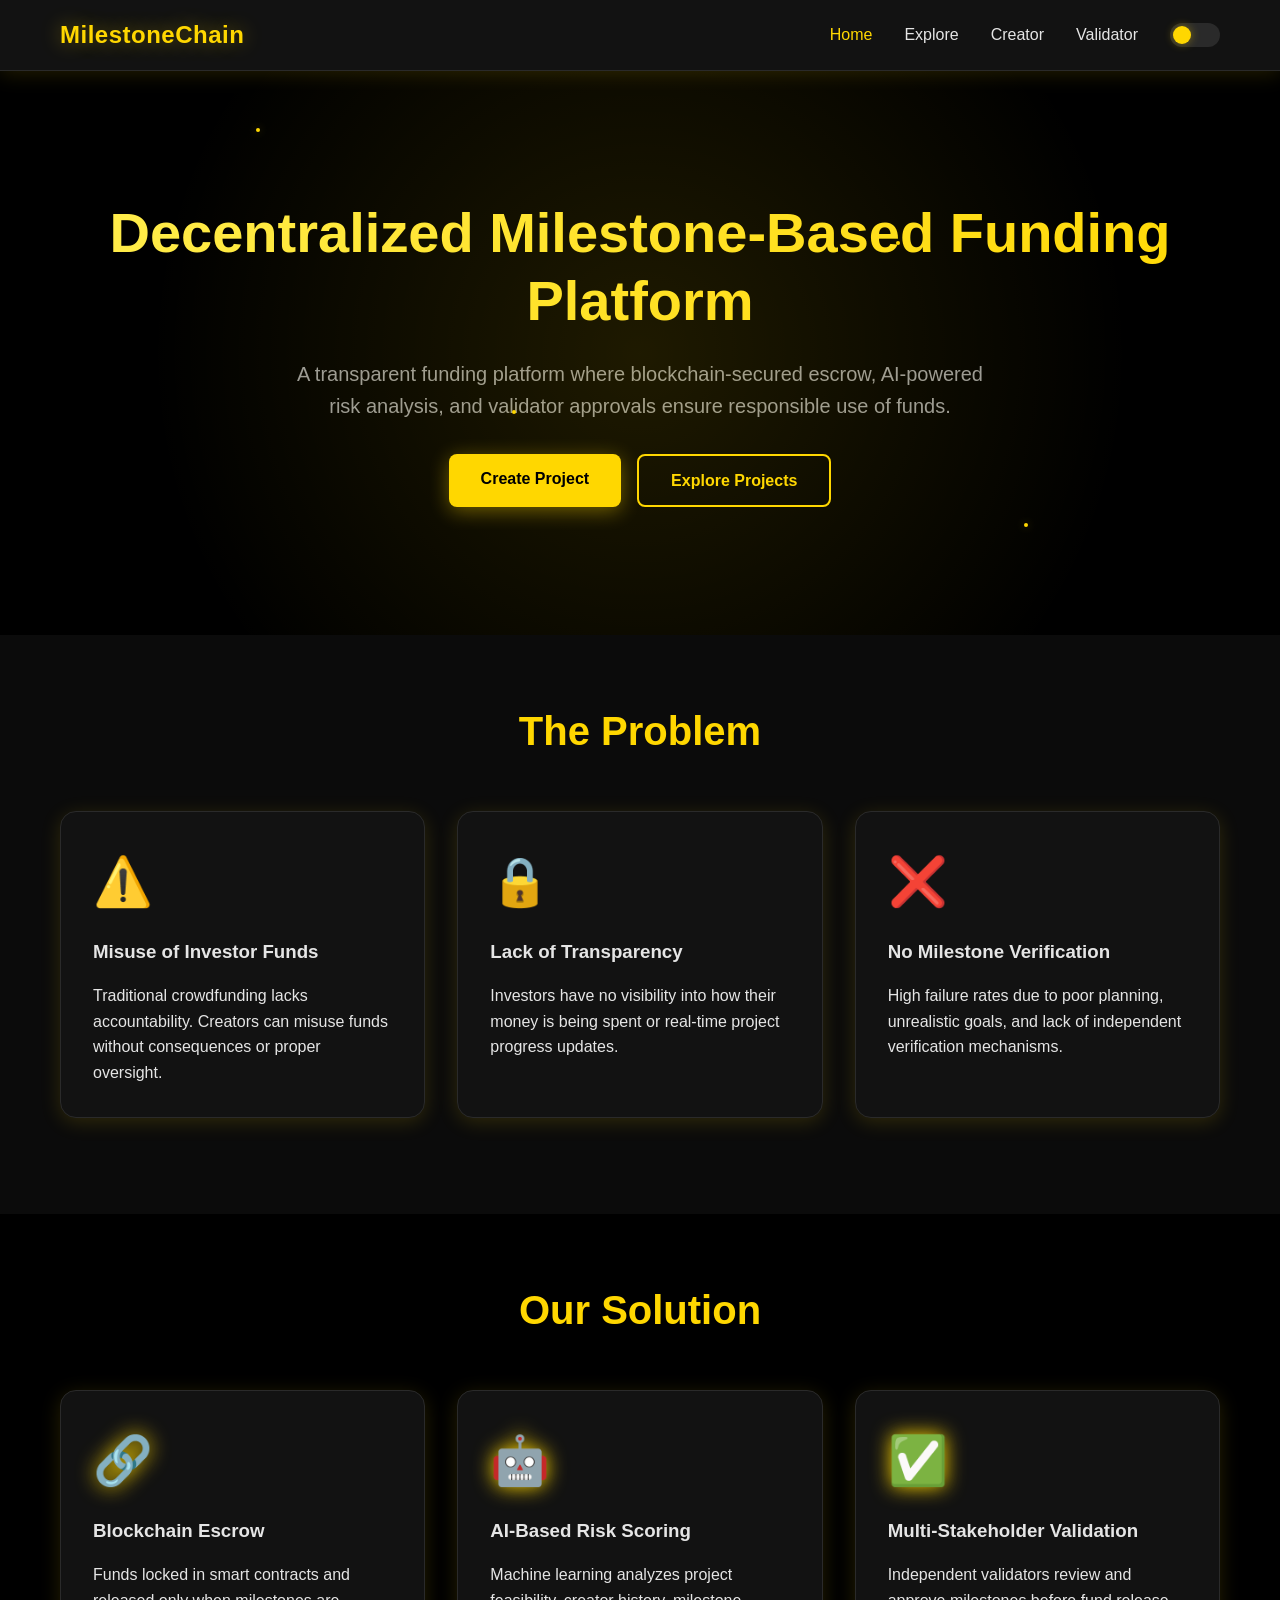
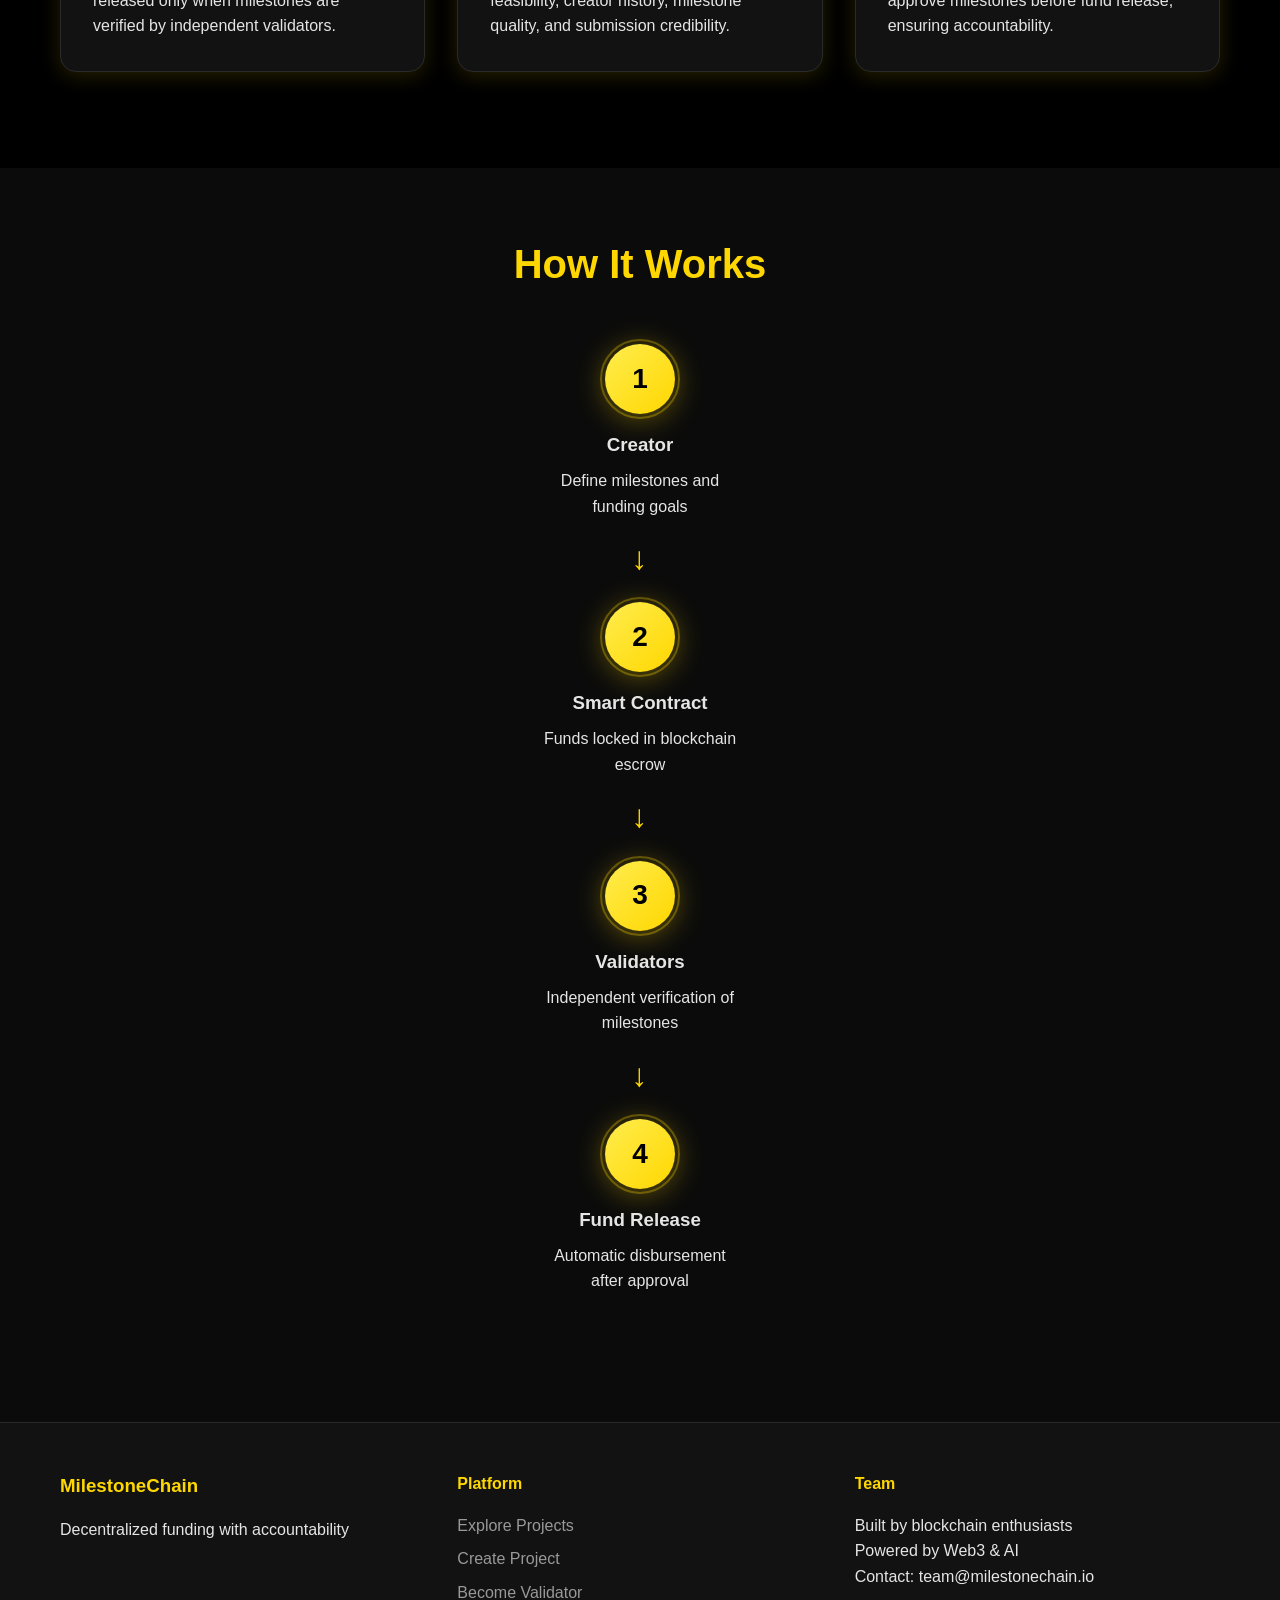
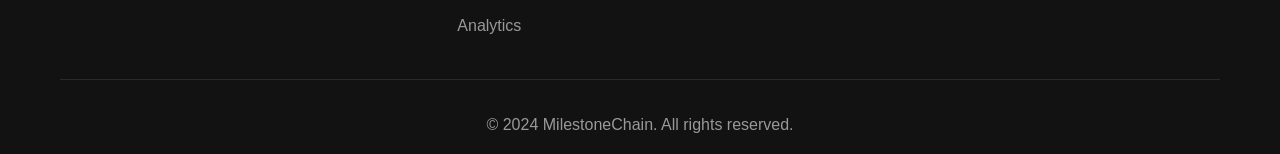
<file: milestonechain(ui)/index.html>
<!DOCTYPE html>
<html lang="en">
<head>
    <meta charset="UTF-8">
    <meta name="viewport" content="width=device-width, initial-scale=1.0">
    <title>MilestoneChain - Decentralized Milestone-Based Funding</title>
    <link rel="stylesheet" href="styles.css">
</head>
<body>
    <nav class="navbar">
        <div class="container">
            <div class="nav-brand">MilestoneChain</div>
            <div class="nav-links">
                <a href="index.html">Home</a>
                <a href="explore.html">Explore</a>
                <a href="creator-dashboard.html">Creator</a>
                <a href="validator-panel.html">Validator</a>
                <label class="theme-toggle">
                    <input type="checkbox" id="themeToggle">
                    <span class="slider"></span>
                </label>
            </div>
        </div>
    </nav>

    <section class="hero">
        <div class="network-bg">
            <div class="network-node" style="top: 10%; left: 20%;"></div>
            <div class="network-node" style="top: 30%; left: 70%;"></div>
            <div class="network-node" style="top: 60%; left: 40%;"></div>
            <div class="network-node" style="top: 80%; left: 80%;"></div>
        </div>
        <div class="container">
            <h1 class="hero-title">Decentralized Milestone-Based Funding Platform</h1>
            <p class="hero-subtitle">A transparent funding platform where blockchain-secured escrow, AI-powered risk analysis, and validator approvals ensure responsible use of funds.</p>
            <div class="hero-buttons">
                <a href="creator-dashboard.html" class="btn btn-primary"><span>Create Project</span></a>
                <a href="explore.html" class="btn btn-secondary">Explore Projects</a>
            </div>
        </div>
    </section>

    <section class="section">
        <div class="container">
            <h2 class="section-title">The Problem</h2>
            <div class="problem-grid">
                <div class="card">
                    <div class="card-icon">⚠️</div>
                    <h3>Misuse of Investor Funds</h3>
                    <p>Traditional crowdfunding lacks accountability. Creators can misuse funds without consequences or proper oversight.</p>
                </div>
                <div class="card">
                    <div class="card-icon">🔒</div>
                    <h3>Lack of Transparency</h3>
                    <p>Investors have no visibility into how their money is being spent or real-time project progress updates.</p>
                </div>
                <div class="card">
                    <div class="card-icon">❌</div>
                    <h3>No Milestone Verification</h3>
                    <p>High failure rates due to poor planning, unrealistic goals, and lack of independent verification mechanisms.</p>
                </div>
            </div>
        </div>
    </section>

    <section class="section section-alt">
        <div class="container">
            <h2 class="section-title">Our Solution</h2>
            <div class="solution-grid">
                <div class="card">
                    <div class="card-icon glow">🔗</div>
                    <h3>Blockchain Escrow</h3>
                    <p>Funds locked in smart contracts and released only when milestones are verified by independent validators.</p>
                </div>
                <div class="card">
                    <div class="card-icon glow">🤖</div>
                    <h3>AI-Based Risk Scoring</h3>
                    <p>Machine learning analyzes project feasibility, creator history, milestone quality, and submission credibility.</p>
                </div>
                <div class="card">
                    <div class="card-icon glow">✅</div>
                    <h3>Multi-Stakeholder Validation</h3>
                    <p>Independent validators review and approve milestones before fund release, ensuring accountability.</p>
                </div>
            </div>
        </div>
    </section>

    <section class="section">
        <div class="container">
            <h2 class="section-title">How It Works</h2>
            <div class="steps">
                <div class="step">
                    <div class="step-number">1</div>
                    <h3>Creator</h3>
                    <p>Define milestones and funding goals</p>
                </div>
                <div class="step-arrow">→</div>
                <div class="step">
                    <div class="step-number">2</div>
                    <h3>Smart Contract</h3>
                    <p>Funds locked in blockchain escrow</p>
                </div>
                <div class="step-arrow">→</div>
                <div class="step">
                    <div class="step-number">3</div>
                    <h3>Validators</h3>
                    <p>Independent verification of milestones</p>
                </div>
                <div class="step-arrow">→</div>
                <div class="step">
                    <div class="step-number">4</div>
                    <h3>Fund Release</h3>
                    <p>Automatic disbursement after approval</p>
                </div>
            </div>
        </div>
    </section>

    <footer class="footer">
        <div class="container">
            <div class="footer-content">
                <div class="footer-section">
                    <h3>MilestoneChain</h3>
                    <p>Decentralized funding with accountability</p>
                </div>
                <div class="footer-section">
                    <h4>Platform</h4>
                    <a href="explore.html">Explore Projects</a>
                    <a href="creator-dashboard.html">Create Project</a>
                    <a href="validator-panel.html">Become Validator</a>
                    <a href="system-dashboard.html">Analytics</a>
                </div>
                <div class="footer-section">
                    <h4>Team</h4>
                    <p>Built by blockchain enthusiasts</p>
                    <p>Powered by Web3 & AI</p>
                    <p>Contact: team@milestonechain.io</p>
                </div>
            </div>
            <div class="footer-bottom">
                <p>&copy; 2024 MilestoneChain. All rights reserved.</p>
            </div>
        </div>
    </footer>

    <script src="script.js"></script>
</body>
</html>
</file>
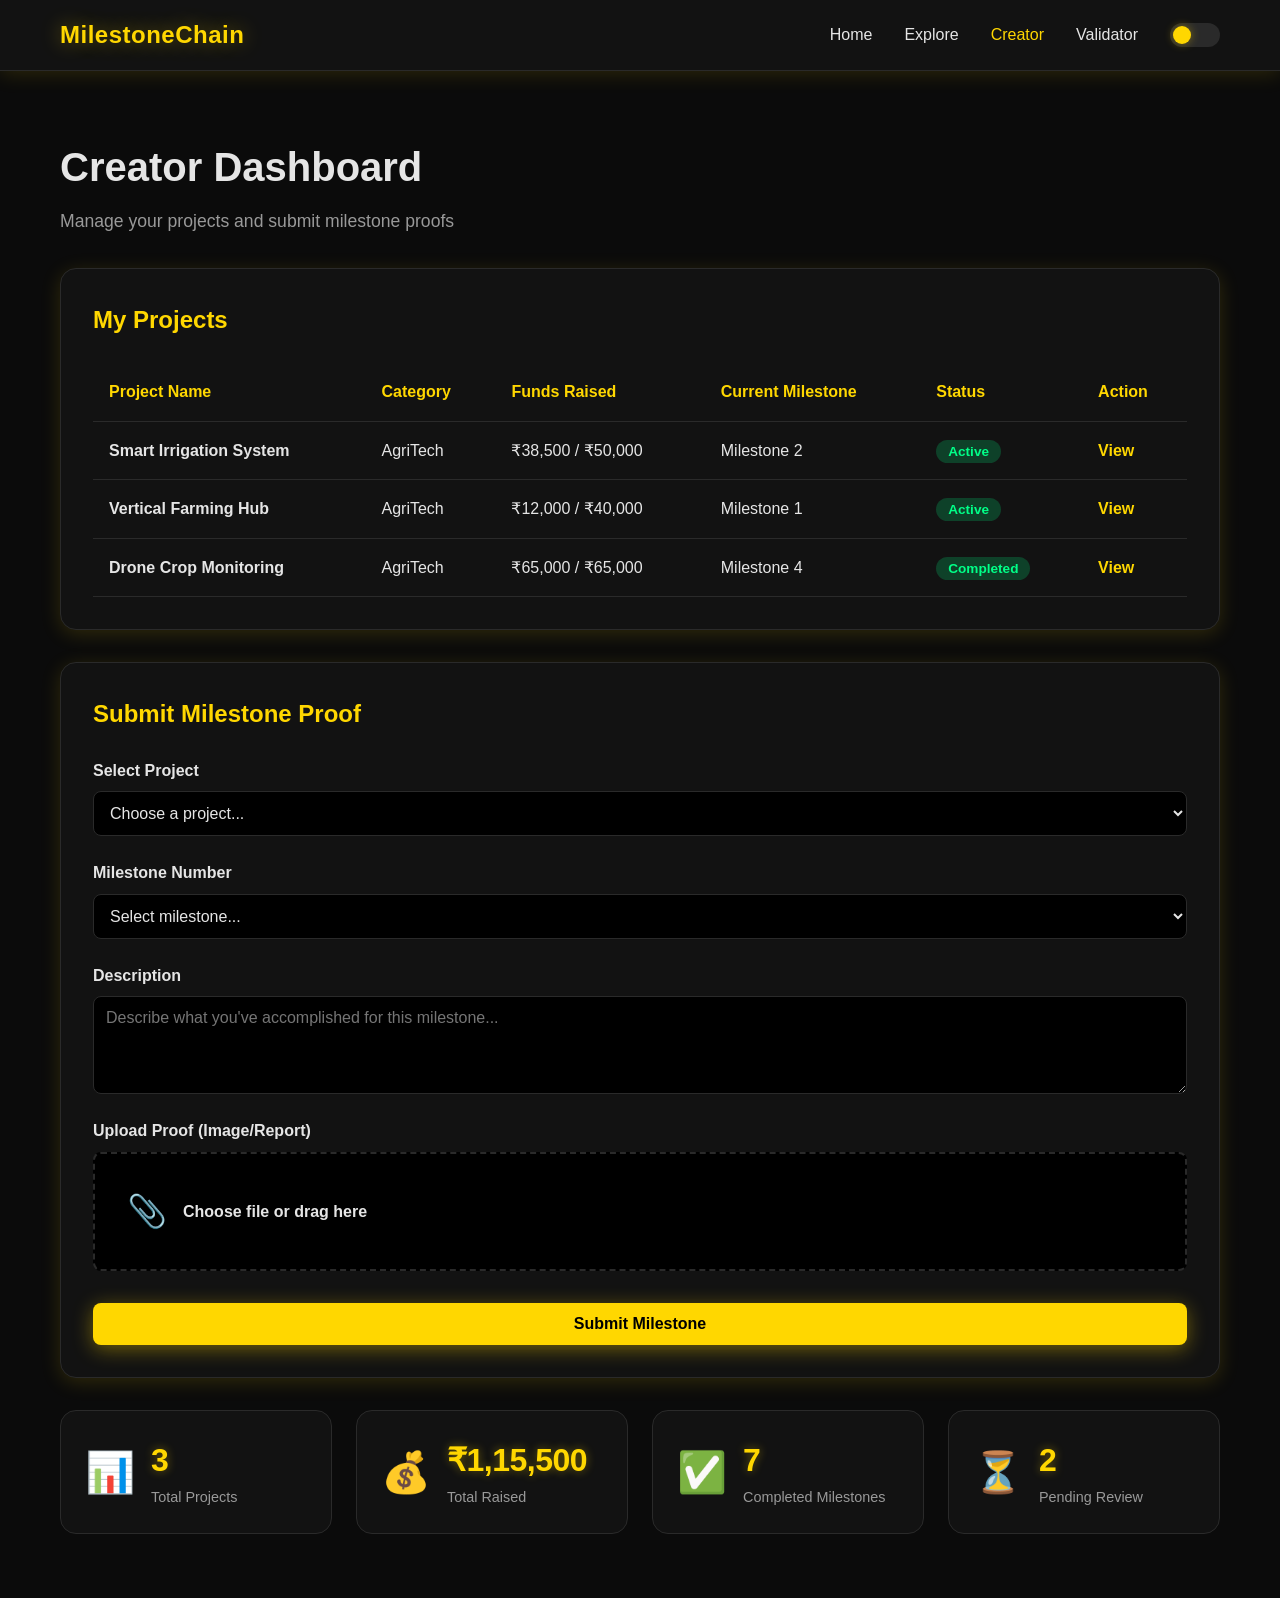
<file: milestonechain(ui)/creator-dashboard.html>
<!DOCTYPE html>
<html lang="en">
<head>
    <meta charset="UTF-8">
    <meta name="viewport" content="width=device-width, initial-scale=1.0">
    <title>Creator Dashboard - MilestoneChain</title>
    <link rel="stylesheet" href="styles.css">
</head>
<body>
    <nav class="navbar">
        <div class="container">
            <div class="nav-brand">MilestoneChain</div>
            <div class="nav-links">
                <a href="index.html">Home</a>
                <a href="explore.html">Explore</a>
                <a href="creator-dashboard.html">Creator</a>
                <a href="validator-panel.html">Validator</a>
                <label class="theme-toggle">
                    <input type="checkbox" id="themeToggle">
                    <span class="slider"></span>
                </label>
            </div>
        </div>
    </nav>

    <section class="section">
        <div class="container">
            <h1 class="page-title">Creator Dashboard</h1>
            <p class="page-subtitle">Manage your projects and submit milestone proofs</p>

            <div class="card">
                <h2>My Projects</h2>
                <div class="table-responsive">
                    <table class="data-table">
                        <thead>
                            <tr>
                                <th>Project Name</th>
                                <th>Category</th>
                                <th>Funds Raised</th>
                                <th>Current Milestone</th>
                                <th>Status</th>
                                <th>Action</th>
                            </tr>
                        </thead>
                        <tbody>
                            <tr>
                                <td><strong>Smart Irrigation System</strong></td>
                                <td>AgriTech</td>
                                <td>₹38,500 / ₹50,000</td>
                                <td>Milestone 2</td>
                                <td><span class="status-badge status-active">Active</span></td>
                                <td><a href="project-details.html?id=1" class="btn-link">View</a></td>
                            </tr>
                            <tr>
                                <td><strong>Vertical Farming Hub</strong></td>
                                <td>AgriTech</td>
                                <td>₹12,000 / ₹40,000</td>
                                <td>Milestone 1</td>
                                <td><span class="status-badge status-active">Active</span></td>
                                <td><a href="project-details.html?id=7" class="btn-link">View</a></td>
                            </tr>
                            <tr>
                                <td><strong>Drone Crop Monitoring</strong></td>
                                <td>AgriTech</td>
                                <td>₹65,000 / ₹65,000</td>
                                <td>Milestone 4</td>
                                <td><span class="status-badge status-completed">Completed</span></td>
                                <td><a href="project-details.html?id=8" class="btn-link">View</a></td>
                            </tr>
                        </tbody>
                    </table>
                </div>
            </div>

            <div class="card">
                <h2>Submit Milestone Proof</h2>
                <form class="milestone-form">
                    <div class="form-group">
                        <label for="projectSelect">Select Project</label>
                        <select id="projectSelect" class="form-control">
                            <option value="">Choose a project...</option>
                            <option value="1">Smart Irrigation System</option>
                            <option value="2">Vertical Farming Hub</option>
                        </select>
                    </div>

                    <div class="form-group">
                        <label for="milestoneNumber">Milestone Number</label>
                        <select id="milestoneNumber" class="form-control">
                            <option value="">Select milestone...</option>
                            <option value="1">Milestone 1</option>
                            <option value="2">Milestone 2</option>
                            <option value="3">Milestone 3</option>
                            <option value="4">Milestone 4</option>
                        </select>
                    </div>

                    <div class="form-group">
                        <label for="milestoneDescription">Description</label>
                        <textarea id="milestoneDescription" class="form-control" rows="4" placeholder="Describe what you've accomplished for this milestone..."></textarea>
                    </div>

                    <div class="form-group">
                        <label for="proofUpload">Upload Proof (Image/Report)</label>
                        <div class="file-upload">
                            <input type="file" id="proofUpload" accept="image/*,.pdf">
                            <label for="proofUpload" class="file-upload-label">
                                <span class="upload-icon">📎</span>
                                <span class="upload-text">Choose file or drag here</span>
                            </label>
                        </div>
                    </div>

                    <button type="submit" class="btn btn-primary"><span>Submit Milestone</span></button>
                </form>
            </div>

            <div class="dashboard-stats">
                <div class="stat-card">
                    <div class="stat-icon">📊</div>
                    <div class="stat-content">
                        <div class="stat-value">3</div>
                        <div class="stat-label">Total Projects</div>
                    </div>
                </div>
                <div class="stat-card">
                    <div class="stat-icon">💰</div>
                    <div class="stat-content">
                        <div class="stat-value">₹1,15,500</div>
                        <div class="stat-label">Total Raised</div>
                    </div>
                </div>
                <div class="stat-card">
                    <div class="stat-icon">✅</div>
                    <div class="stat-content">
                        <div class="stat-value">7</div>
                        <div class="stat-label">Completed Milestones</div>
                    </div>
                </div>
                <div class="stat-card">
                    <div class="stat-icon">⏳</div>
                    <div class="stat-content">
                        <div class="stat-value">2</div>
                        <div class="stat-label">Pending Review</div>
                    </div>
                </div>
            </div>
        </div>
    </section>

    <script src="script.js"></script>
</body>
</html>
</file>
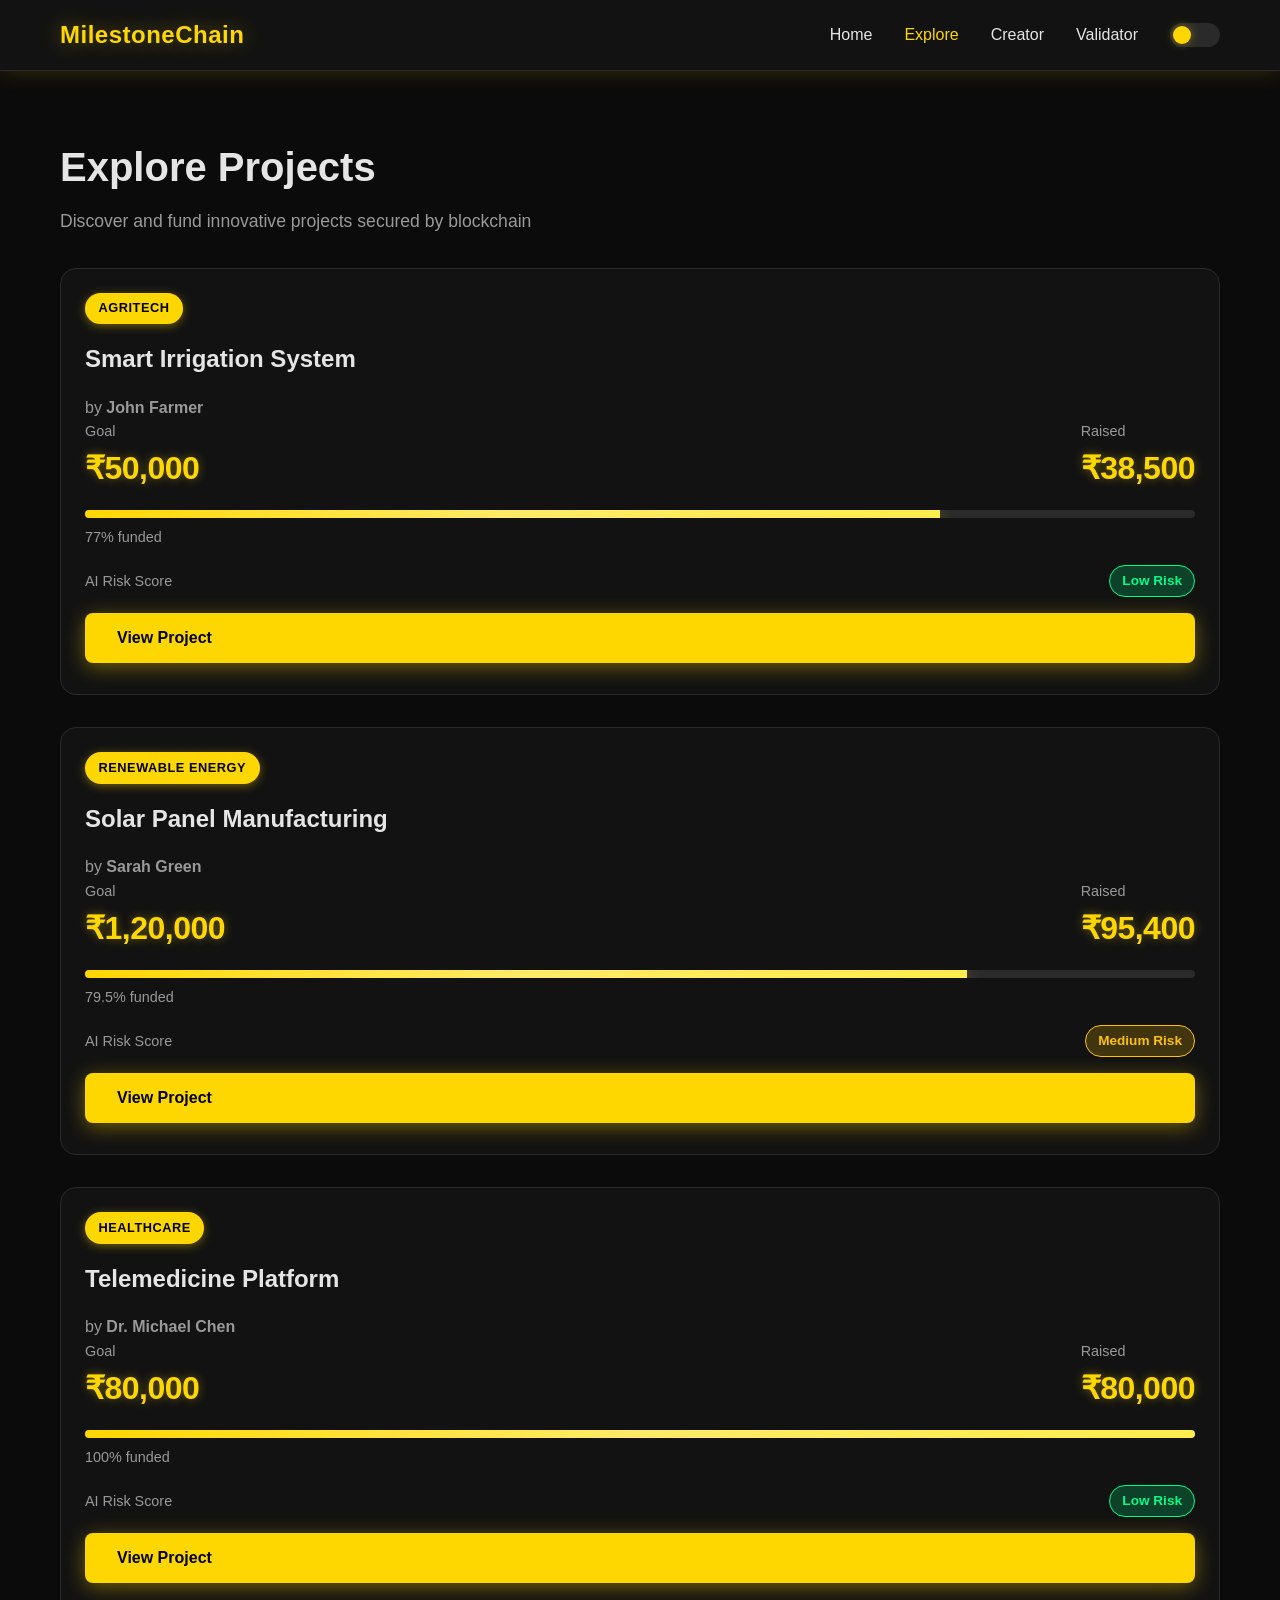
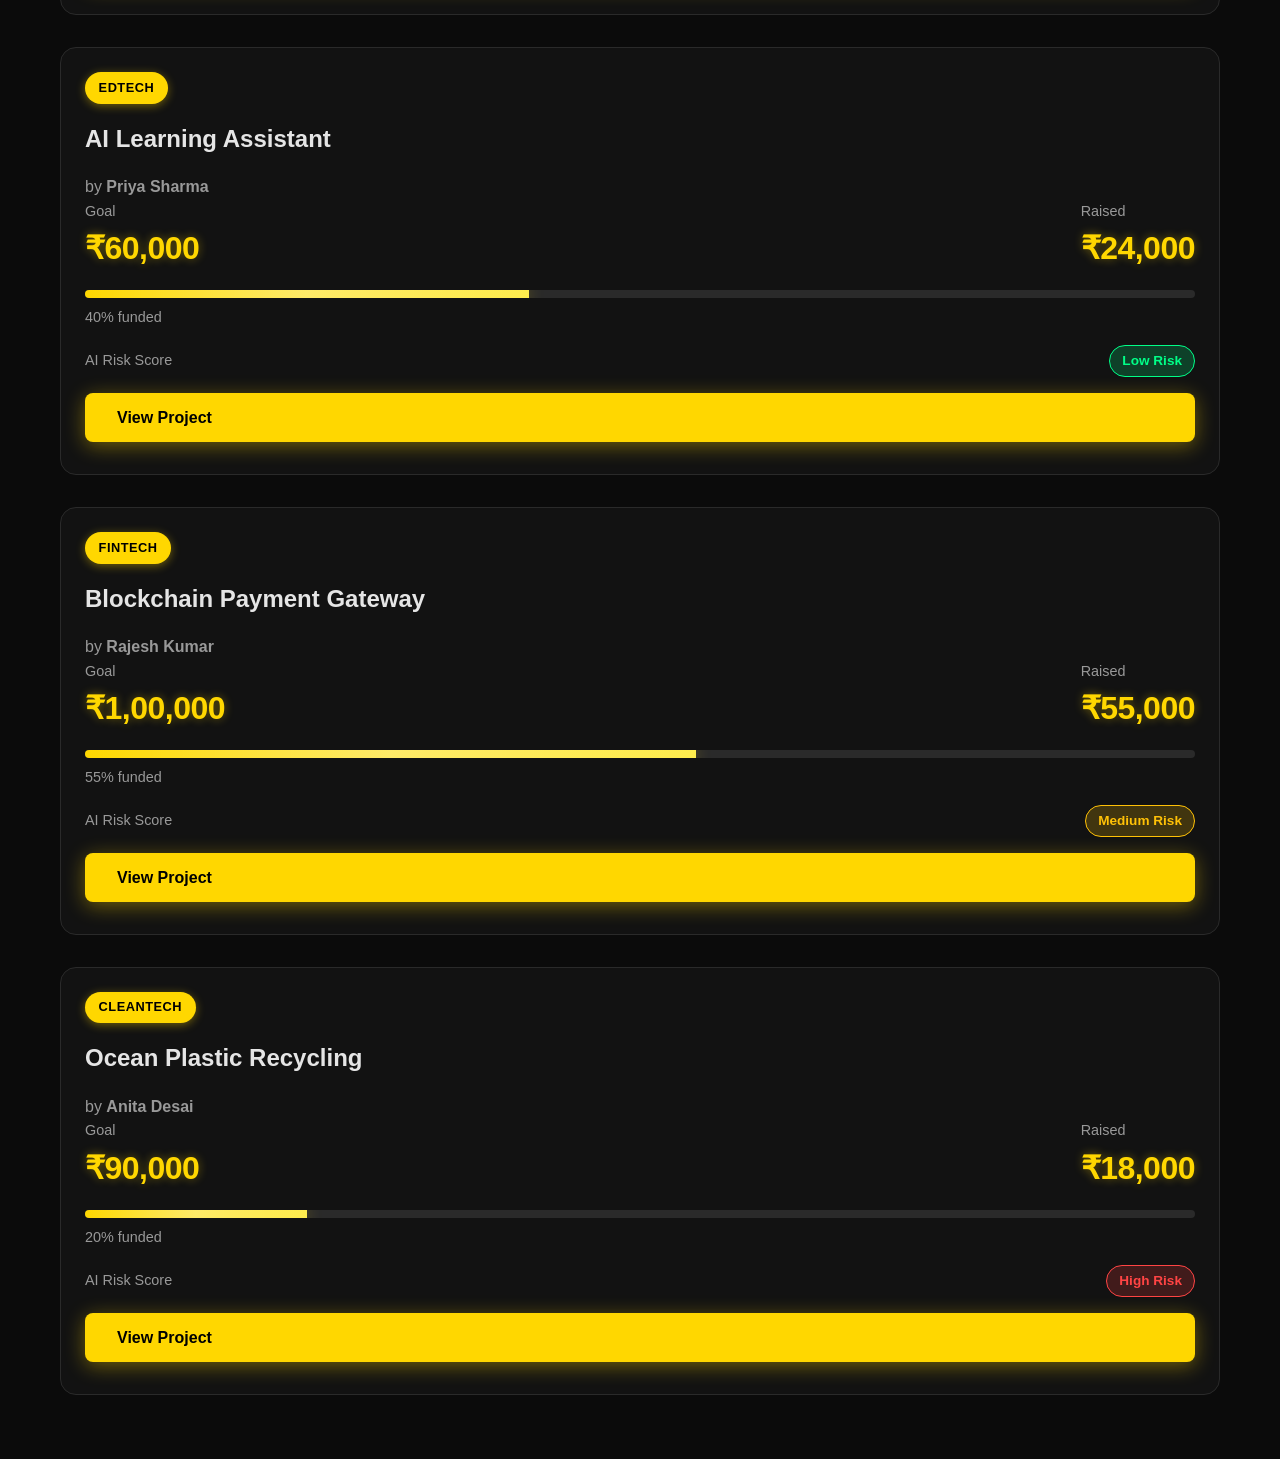
<file: milestonechain(ui)/explore.html>
<!DOCTYPE html>
<html lang="en">
<head>
    <meta charset="UTF-8">
    <meta name="viewport" content="width=device-width, initial-scale=1.0">
    <title>Explore Projects - MilestoneChain</title>
    <link rel="stylesheet" href="styles.css">
</head>
<body>
    <nav class="navbar">
        <div class="container">
            <div class="nav-brand">MilestoneChain</div>
            <div class="nav-links">
                <a href="index.html">Home</a>
                <a href="explore.html">Explore</a>
                <a href="creator-dashboard.html">Creator</a>
                <a href="validator-panel.html">Validator</a>
                <label class="theme-toggle">
                    <input type="checkbox" id="themeToggle">
                    <span class="slider"></span>
                </label>
            </div>
        </div>
    </nav>

    <section class="section">
        <div class="container">
            <h1 class="page-title">Explore Projects</h1>
            <p class="page-subtitle">Discover and fund innovative projects secured by blockchain</p>

            <div class="projects-grid">
                <div class="project-card">
                    <div class="project-category">AgriTech</div>
                    <h3 class="project-title">Smart Irrigation System</h3>
                    <p class="project-creator">by <strong>John Farmer</strong></p>
                    <div class="project-stats">
                        <div class="stat">
                            <span class="stat-label">Goal</span>
                            <span class="stat-value">₹50,000</span>
                        </div>
                        <div class="stat">
                            <span class="stat-label">Raised</span>
                            <span class="stat-value">₹38,500</span>
                        </div>
                    </div>
                    <div class="progress-bar">
                        <div class="progress-fill" style="width: 77%"></div>
                    </div>
                    <div class="progress-text">77% funded</div>
                    <div class="risk-indicator">
                        <span class="risk-label">AI Risk Score</span>
                        <span class="risk-badge risk-low badge-pulse">Low Risk</span>
                    </div>
                    <a href="project-details.html?id=1" class="btn btn-primary btn-block"><span>View Project</span></a>
                </div>

                <div class="project-card">
                    <div class="project-category">Renewable Energy</div>
                    <h3 class="project-title">Solar Panel Manufacturing</h3>
                    <p class="project-creator">by <strong>Sarah Green</strong></p>
                    <div class="project-stats">
                        <div class="stat">
                            <span class="stat-label">Goal</span>
                            <span class="stat-value">₹1,20,000</span>
                        </div>
                        <div class="stat">
                            <span class="stat-label">Raised</span>
                            <span class="stat-value">₹95,400</span>
                        </div>
                    </div>
                    <div class="progress-bar">
                        <div class="progress-fill" style="width: 79.5%"></div>
                    </div>
                    <div class="progress-text">79.5% funded</div>
                    <div class="risk-indicator">
                        <span class="risk-label">AI Risk Score</span>
                        <span class="risk-badge risk-medium">Medium Risk</span>
                    </div>
                    <a href="project-details.html?id=2" class="btn btn-primary btn-block"><span>View Project</span></a>
                </div>

                <div class="project-card">
                    <div class="project-category">Healthcare</div>
                    <h3 class="project-title">Telemedicine Platform</h3>
                    <p class="project-creator">by <strong>Dr. Michael Chen</strong></p>
                    <div class="project-stats">
                        <div class="stat">
                            <span class="stat-label">Goal</span>
                            <span class="stat-value">₹80,000</span>
                        </div>
                        <div class="stat">
                            <span class="stat-label">Raised</span>
                            <span class="stat-value">₹80,000</span>
                        </div>
                    </div>
                    <div class="progress-bar">
                        <div class="progress-fill" style="width: 100%"></div>
                    </div>
                    <div class="progress-text">100% funded</div>
                    <div class="risk-indicator">
                        <span class="risk-label">AI Risk Score</span>
                        <span class="risk-badge risk-low badge-pulse">Low Risk</span>
                    </div>
                    <a href="project-details.html?id=3" class="btn btn-primary btn-block"><span>View Project</span></a>
                </div>

                <div class="project-card">
                    <div class="project-category">EdTech</div>
                    <h3 class="project-title">AI Learning Assistant</h3>
                    <p class="project-creator">by <strong>Priya Sharma</strong></p>
                    <div class="project-stats">
                        <div class="stat">
                            <span class="stat-label">Goal</span>
                            <span class="stat-value">₹60,000</span>
                        </div>
                        <div class="stat">
                            <span class="stat-label">Raised</span>
                            <span class="stat-value">₹24,000</span>
                        </div>
                    </div>
                    <div class="progress-bar">
                        <div class="progress-fill" style="width: 40%"></div>
                    </div>
                    <div class="progress-text">40% funded</div>
                    <div class="risk-indicator">
                        <span class="risk-label">AI Risk Score</span>
                        <span class="risk-badge risk-low badge-pulse">Low Risk</span>
                    </div>
                    <a href="project-details.html?id=4" class="btn btn-primary btn-block"><span>View Project</span></a>
                </div>

                <div class="project-card">
                    <div class="project-category">FinTech</div>
                    <h3 class="project-title">Blockchain Payment Gateway</h3>
                    <p class="project-creator">by <strong>Rajesh Kumar</strong></p>
                    <div class="project-stats">
                        <div class="stat">
                            <span class="stat-label">Goal</span>
                            <span class="stat-value">₹1,00,000</span>
                        </div>
                        <div class="stat">
                            <span class="stat-label">Raised</span>
                            <span class="stat-value">₹55,000</span>
                        </div>
                    </div>
                    <div class="progress-bar">
                        <div class="progress-fill" style="width: 55%"></div>
                    </div>
                    <div class="progress-text">55% funded</div>
                    <div class="risk-indicator">
                        <span class="risk-label">AI Risk Score</span>
                        <span class="risk-badge risk-medium">Medium Risk</span>
                    </div>
                    <a href="project-details.html?id=5" class="btn btn-primary btn-block"><span>View Project</span></a>
                </div>

                <div class="project-card">
                    <div class="project-category">CleanTech</div>
                    <h3 class="project-title">Ocean Plastic Recycling</h3>
                    <p class="project-creator">by <strong>Anita Desai</strong></p>
                    <div class="project-stats">
                        <div class="stat">
                            <span class="stat-label">Goal</span>
                            <span class="stat-value">₹90,000</span>
                        </div>
                        <div class="stat">
                            <span class="stat-label">Raised</span>
                            <span class="stat-value">₹18,000</span>
                        </div>
                    </div>
                    <div class="progress-bar">
                        <div class="progress-fill" style="width: 20%"></div>
                    </div>
                    <div class="progress-text">20% funded</div>
                    <div class="risk-indicator">
                        <span class="risk-label">AI Risk Score</span>
                        <span class="risk-badge risk-high">High Risk</span>
                    </div>
                    <a href="project-details.html?id=6" class="btn btn-primary btn-block"><span>View Project</span></a>
                </div>
            </div>
        </div>
    </section>

    <script src="script.js"></script>
</body>
</html>
</file>
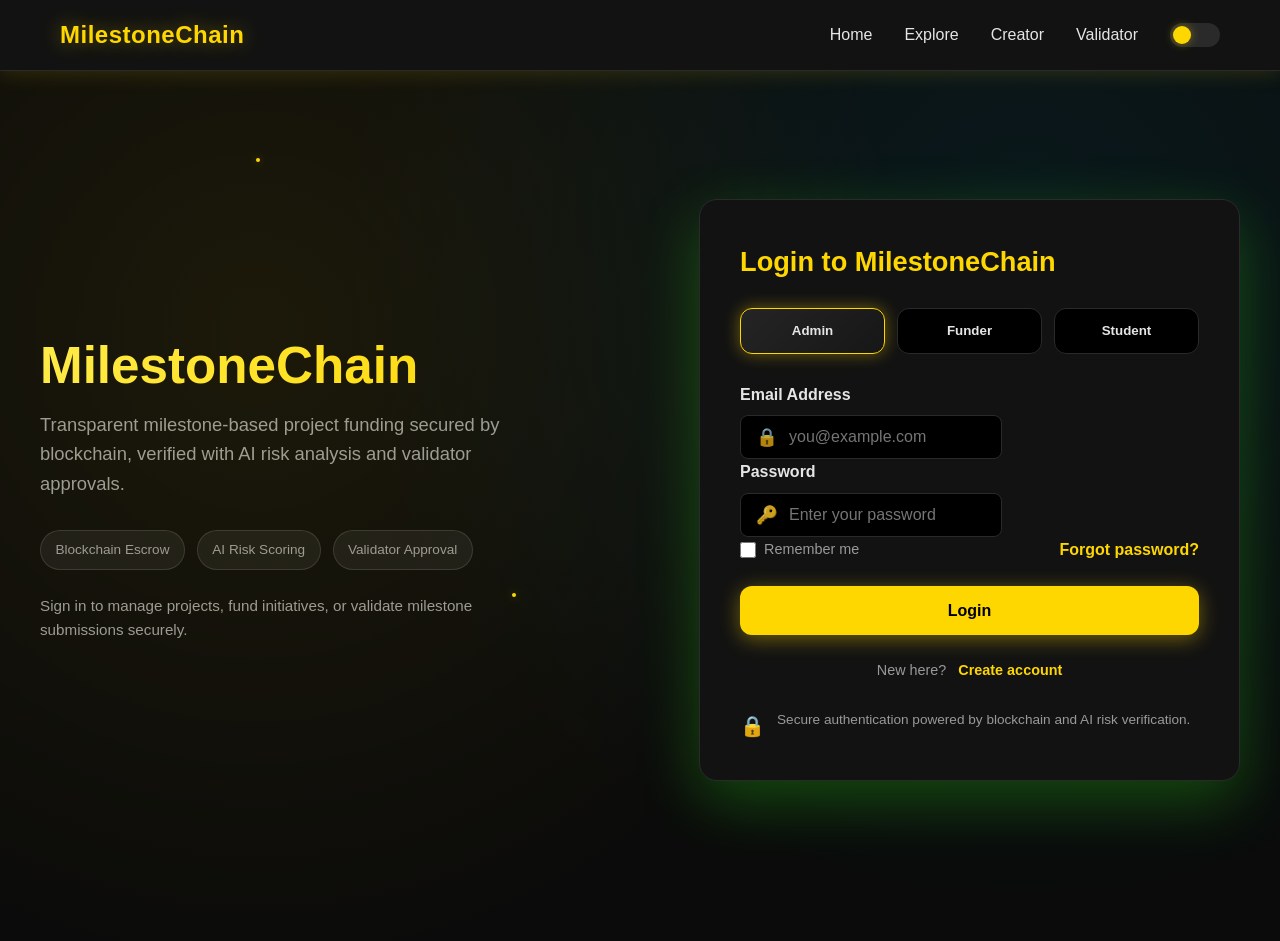
<file: milestonechain(ui)/login.html>
<!DOCTYPE html>
<html lang="en">
<head>
    <meta charset="UTF-8">
    <meta name="viewport" content="width=device-width, initial-scale=1.0">
    <title>Login - MilestoneChain</title>
    <link rel="stylesheet" href="styles.css">
</head>
<body class="login-page">
    <nav class="navbar">
        <div class="container">
            <div class="nav-brand">MilestoneChain</div>
            <div class="nav-links">
                <a href="index.html">Home</a>
                <a href="explore.html">Explore</a>
                <a href="creator-dashboard.html">Creator</a>
                <a href="validator-panel.html">Validator</a>
                <label class="theme-toggle">
                    <input type="checkbox" id="themeToggle">
                    <span class="slider"></span>
                </label>
            </div>
        </div>
    </nav>

    <section class="login-hero">
        <div class="network-bg">
            <div class="network-node" style="top: 10%; left: 20%;"></div>
            <div class="network-node" style="top: 30%; left: 70%;"></div>
            <div class="network-node" style="top: 60%; left: 40%;"></div>
            <div class="network-node" style="top: 80%; left: 80%;"></div>
        </div>

        <div class="container login-layout">
            <div class="brand-panel">
                <h1 class="brand-title">MilestoneChain</h1>
                <p class="brand-subtitle">Transparent milestone-based project funding secured by blockchain, verified with AI risk analysis and validator approvals.</p>

                <div class="brand-badges">
                    <span class="badge">Blockchain Escrow</span>
                    <span class="badge">AI Risk Scoring</span>
                    <span class="badge">Validator Approval</span>
                </div>

                <p class="brand-note">Sign in to manage projects, fund initiatives, or validate milestone submissions securely.</p>
            </div>

            <div class="login-card">
                <h2 class="login-title">Login to MilestoneChain</h2>

                <div class="role-tabs" role="tablist" aria-label="Login role selection">
                    <button type="button" class="role-tab active" data-role="admin">Admin</button>
                    <button type="button" class="role-tab" data-role="funder">Funder</button>
                    <button type="button" class="role-tab" data-role="student">Student</button>
                </div>

                <form class="login-form" novalidate>
                    <div class="form-group">
                        <label for="loginEmail">Email Address</label>
                        <div class="input-icon">
                            <span class="input-prefix">🔒</span>
                            <input id="loginEmail" class="form-control" type="email" placeholder="you@example.com" required>
                        </div>
                    </div>

                    <div class="form-group">
                        <label for="loginPassword">Password</label>
                        <div class="input-icon">
                            <span class="input-prefix">🔑</span>
                            <input id="loginPassword" class="form-control" type="password" placeholder="Enter your password" required>
                        </div>
                    </div>

                    <div class="form-options">
                        <label class="checkbox">
                            <input type="checkbox" id="rememberMe">
                            <span>Remember me</span>
                        </label>
                        <a href="#" class="link">Forgot password?</a>
                    </div>

                    <button type="submit" class="btn btn-primary btn-block"><span>Login</span></button>

                    <div class="secondary-action">
                        <span>New here?</span>
                        <a href="#" class="link">Create account</a>
                    </div>

                    <div class="security-note">
                        <span class="lock-icon">🔒</span>
                        <span>Secure authentication powered by blockchain and AI risk verification.</span>
                    </div>
                </form>
            </div>
        </div>
    </section>

    <script src="script.js"></script>
    <script>
        // Role selection UI
        const roleTabs = document.querySelectorAll('.role-tab');
        roleTabs.forEach(tab => {
            tab.addEventListener('click', () => {
                roleTabs.forEach(t => t.classList.remove('active'));
                tab.classList.add('active');
            });
        });

        // Prevent default form submission for this mock login
        const loginForm = document.querySelector('.login-form');
        if (loginForm) {
            loginForm.addEventListener('submit', (e) => {
                e.preventDefault();
                const activeRole = document.querySelector('.role-tab.active')?.dataset.role;
                alert(`Logging in as ${activeRole || 'user'}...`);
            });
        }
    </script>
</body>
</html>
</file>
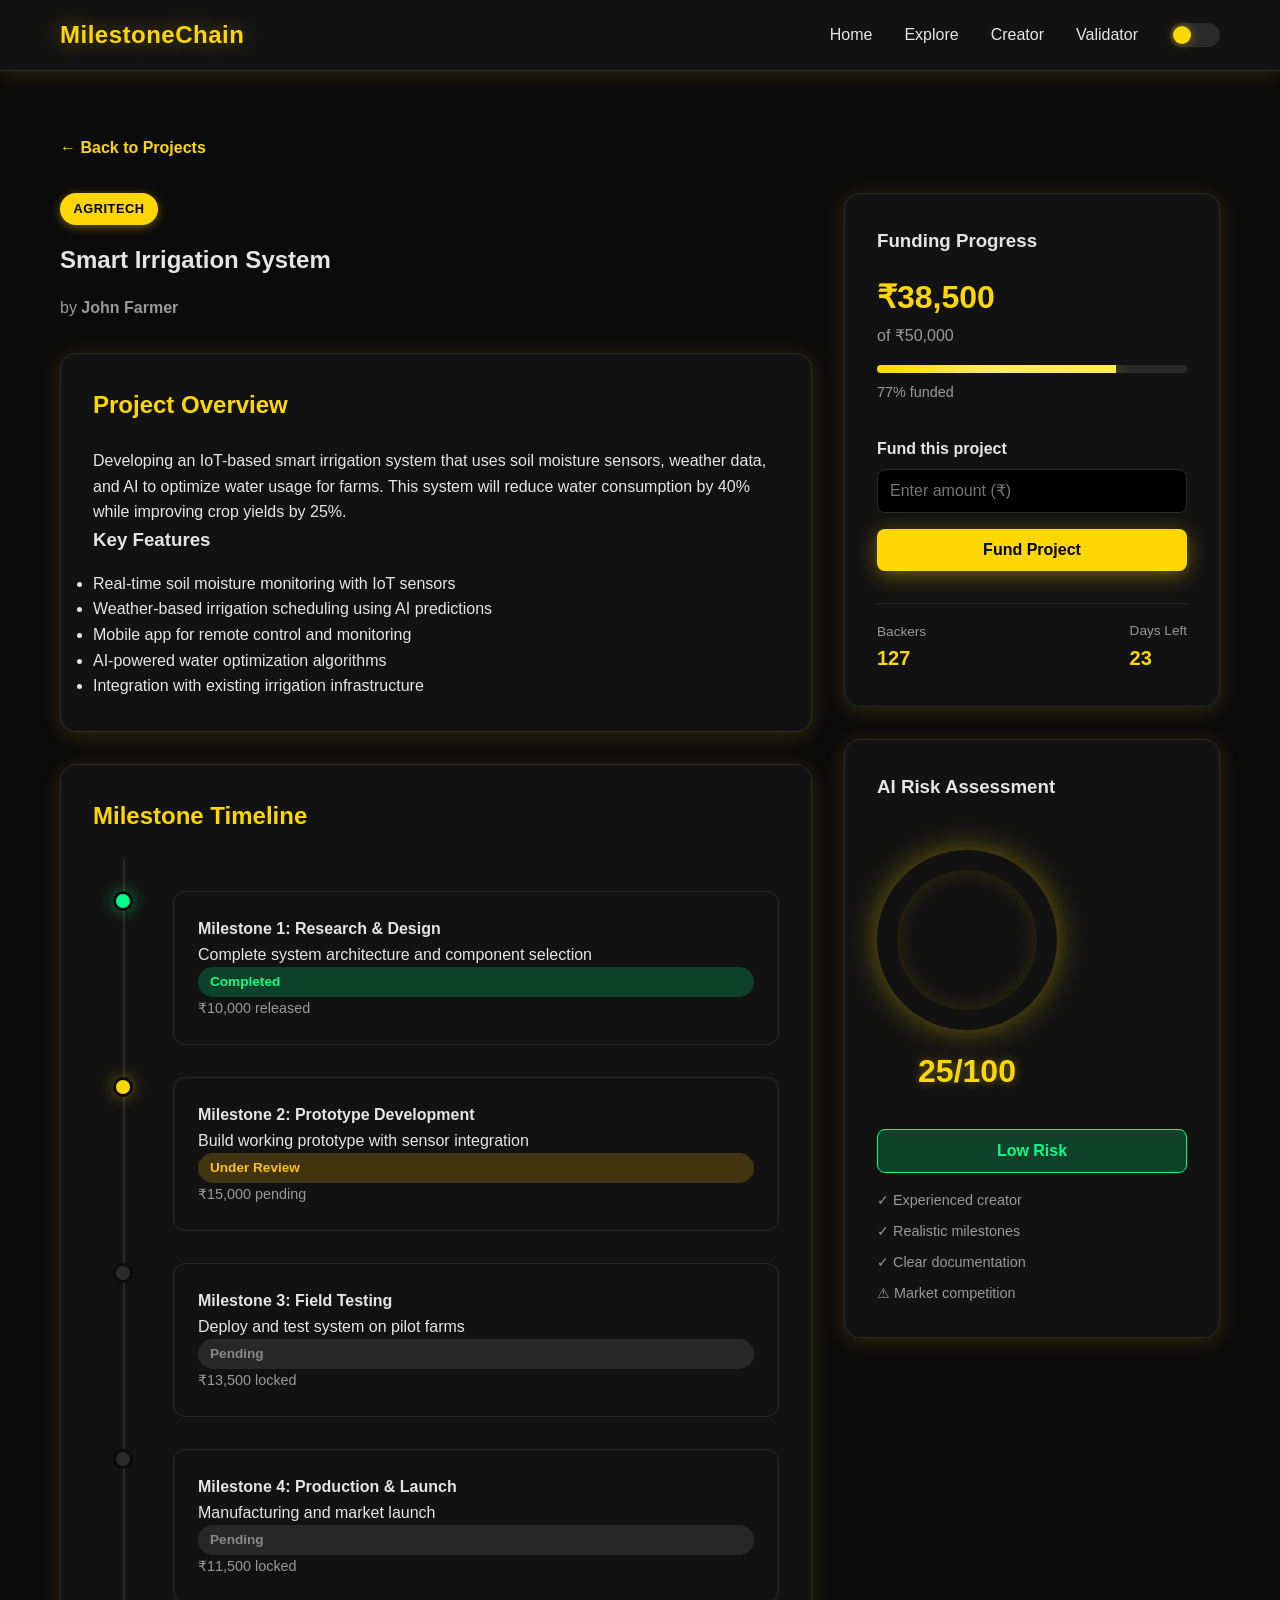
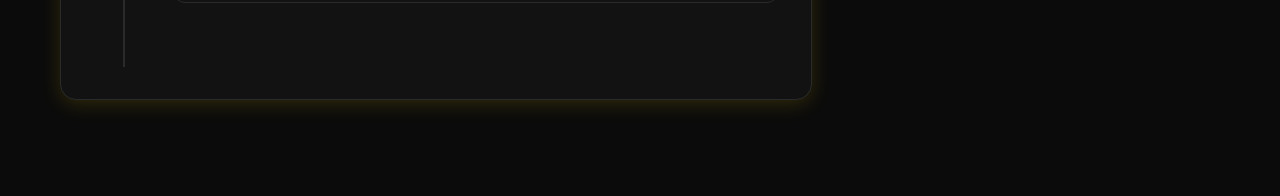
<file: milestonechain(ui)/project-details.html>
<!DOCTYPE html>
<html lang="en">
<head>
    <meta charset="UTF-8">
    <meta name="viewport" content="width=device-width, initial-scale=1.0">
    <title>Project Details - MilestoneChain</title>
    <link rel="stylesheet" href="styles.css">
</head>
<body>
    <nav class="navbar">
        <div class="container">
            <div class="nav-brand">MilestoneChain</div>
            <div class="nav-links">
                <a href="index.html">Home</a>
                <a href="explore.html">Explore</a>
                <a href="creator-dashboard.html">Creator</a>
                <a href="validator-panel.html">Validator</a>
                <label class="theme-toggle">
                    <input type="checkbox" id="themeToggle">
                    <span class="slider"></span>
                </label>
            </div>
        </div>
    </nav>

    <section class="section">
        <div class="container">
            <a href="explore.html" class="back-link">← Back to Projects</a>
            
            <div class="project-detail-layout">
                <div class="project-main">
                    <div class="project-header">
                        <div class="project-category">AgriTech</div>
                        <h1 class="project-title">Smart Irrigation System</h1>
                        <p class="project-creator">by <strong>John Farmer</strong></p>
                    </div>

                    <div class="card">
                        <h2>Project Overview</h2>
                        <p>Developing an IoT-based smart irrigation system that uses soil moisture sensors, weather data, and AI to optimize water usage for farms. This system will reduce water consumption by 40% while improving crop yields by 25%.</p>
                        
                        <h3>Key Features</h3>
                        <ul>
                            <li>Real-time soil moisture monitoring with IoT sensors</li>
                            <li>Weather-based irrigation scheduling using AI predictions</li>
                            <li>Mobile app for remote control and monitoring</li>
                            <li>AI-powered water optimization algorithms</li>
                            <li>Integration with existing irrigation infrastructure</li>
                        </ul>
                    </div>

                    <div class="card">
                        <h2>Milestone Timeline</h2>
                        <div class="timeline">
                            <div class="timeline-item">
                                <div class="timeline-marker completed"></div>
                                <div class="timeline-content">
                                    <h4>Milestone 1: Research & Design</h4>
                                    <p>Complete system architecture and component selection</p>
                                    <div class="milestone-status status-completed">Completed</div>
                                    <div class="milestone-amount">₹10,000 released</div>
                                </div>
                            </div>

                            <div class="timeline-item">
                                <div class="timeline-marker"></div>
                                <div class="timeline-content">
                                    <h4>Milestone 2: Prototype Development</h4>
                                    <p>Build working prototype with sensor integration</p>
                                    <div class="milestone-status status-review">Under Review</div>
                                    <div class="milestone-amount">₹15,000 pending</div>
                                </div>
                            </div>

                            <div class="timeline-item">
                                <div class="timeline-marker pending"></div>
                                <div class="timeline-content">
                                    <h4>Milestone 3: Field Testing</h4>
                                    <p>Deploy and test system on pilot farms</p>
                                    <div class="milestone-status status-pending">Pending</div>
                                    <div class="milestone-amount">₹13,500 locked</div>
                                </div>
                            </div>

                            <div class="timeline-item">
                                <div class="timeline-marker pending"></div>
                                <div class="timeline-content">
                                    <h4>Milestone 4: Production & Launch</h4>
                                    <p>Manufacturing and market launch</p>
                                    <div class="milestone-status status-pending">Pending</div>
                                    <div class="milestone-amount">₹11,500 locked</div>
                                </div>
                            </div>
                        </div>
                    </div>
                </div>

                <div class="project-sidebar">
                    <div class="card funding-card">
                        <h3>Funding Progress</h3>
                        <div class="funding-stats">
                            <div class="funding-amount">
                                <span class="amount-raised">₹38,500</span>
                                <span class="amount-goal">of ₹50,000</span>
                            </div>
                            <div class="progress-bar">
                                <div class="progress-fill" style="width: 77%"></div>
                            </div>
                            <div class="progress-text">77% funded</div>
                        </div>

                        <div class="funding-form">
                            <label for="fundAmount">Fund this project</label>
                            <input type="number" id="fundAmount" placeholder="Enter amount (₹)" min="100">
                            <button class="btn btn-primary btn-block"><span>Fund Project</span></button>
                        </div>

                        <div class="funding-info">
                            <div class="info-item">
                                <span class="info-label">Backers</span>
                                <span class="info-value">127</span>
                            </div>
                            <div class="info-item">
                                <span class="info-label">Days Left</span>
                                <span class="info-value">23</span>
                            </div>
                        </div>
                    </div>

                    <div class="card risk-card">
                        <h3>AI Risk Assessment</h3>
                        <div class="tooltip">
                            <div class="risk-gauge">
                                <div class="gauge-container">
                                    <div class="gauge">
                                        <div class="gauge-fill" style="--gauge-value: 25%"></div>
                                    </div>
                                    <div class="gauge-label">25/100</div>
                                </div>
                            </div>
                            <span class="tooltiptext">AI analyzes project activity, creator history, and milestone credibility to generate this risk score</span>
                        </div>
                        <div class="risk-badge-large risk-low">Low Risk</div>
                        <div class="risk-factors">
                            <div class="risk-factor">
                                <span>✓ Experienced creator</span>
                            </div>
                            <div class="risk-factor">
                                <span>✓ Realistic milestones</span>
                            </div>
                            <div class="risk-factor">
                                <span>✓ Clear documentation</span>
                            </div>
                            <div class="risk-factor">
                                <span>⚠ Market competition</span>
                            </div>
                        </div>
                    </div>
                </div>
            </div>
        </div>
    </section>

    <script src="script.js"></script>
</body>
</html>
</file>
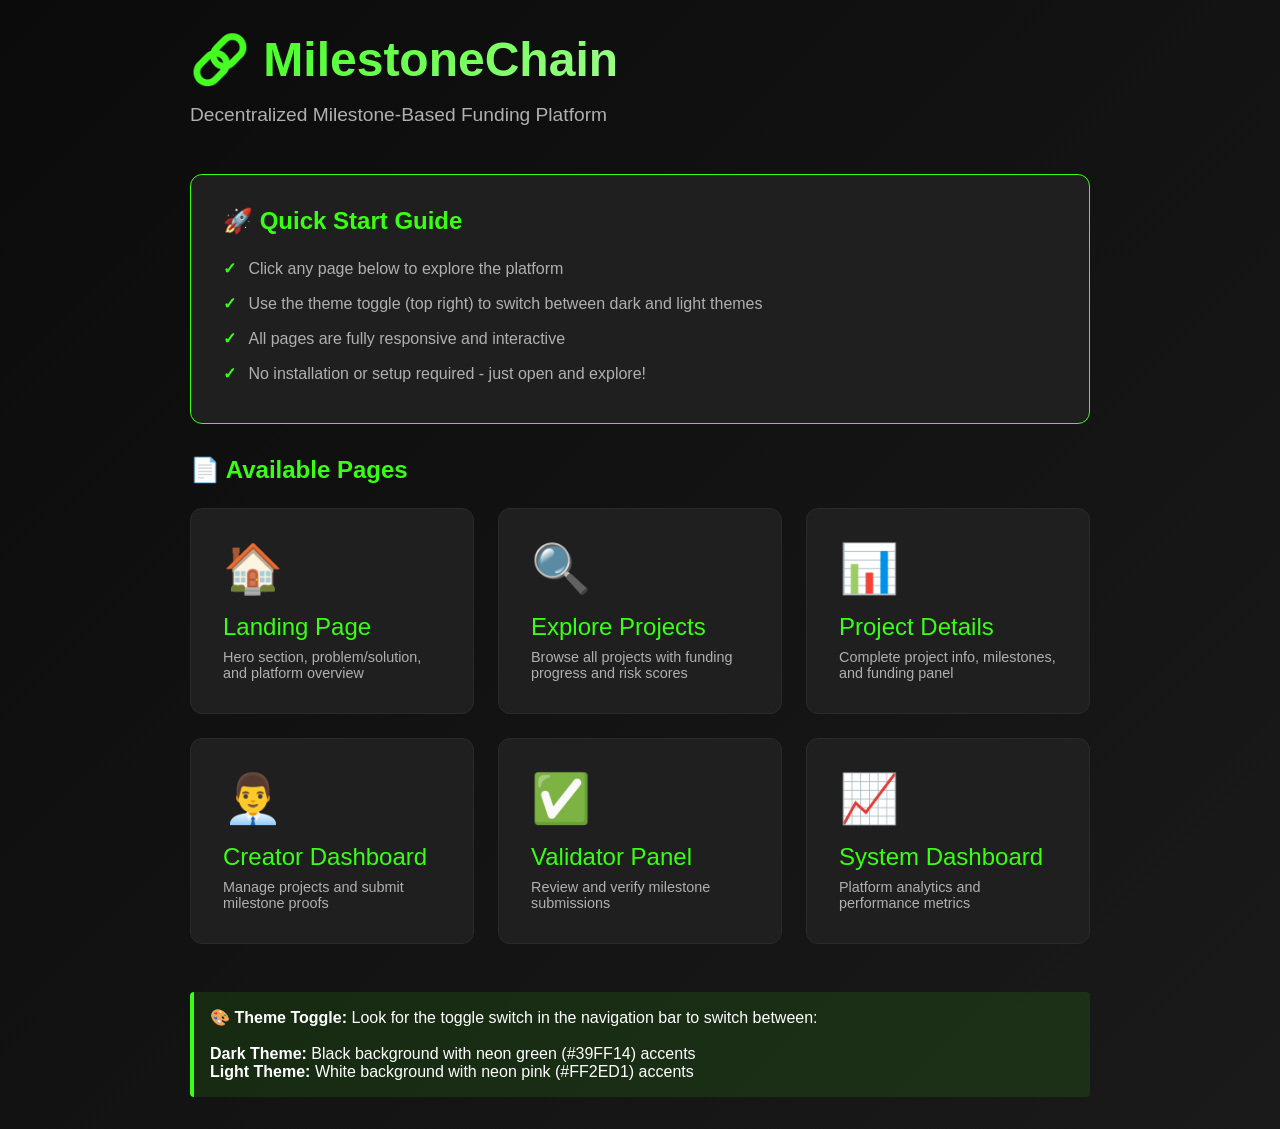
<file: milestonechain(ui)/start.html>
<!DOCTYPE html>
<html lang="en">
<head>
    <meta charset="UTF-8">
    <meta name="viewport" content="width=device-width, initial-scale=1.0">
    <title>Quick Start - MilestoneChain</title>
    <style>
        * {
            margin: 0;
            padding: 0;
            box-sizing: border-box;
        }
        body {
            font-family: -apple-system, BlinkMacSystemFont, 'Segoe UI', Roboto, sans-serif;
            background: linear-gradient(135deg, #0B0B0B 0%, #1a1a1a 100%);
            color: #ffffff;
            padding: 2rem;
            min-height: 100vh;
        }
        .container {
            max-width: 900px;
            margin: 0 auto;
        }
        h1 {
            font-size: 3rem;
            margin-bottom: 1rem;
            background: linear-gradient(135deg, #39FF14 0%, #ffffff 100%);
            -webkit-background-clip: text;
            -webkit-text-fill-color: transparent;
            background-clip: text;
        }
        .subtitle {
            color: #b0b0b0;
            font-size: 1.2rem;
            margin-bottom: 3rem;
        }
        .page-grid {
            display: grid;
            grid-template-columns: repeat(auto-fit, minmax(250px, 1fr));
            gap: 1.5rem;
            margin-bottom: 3rem;
        }
        .page-card {
            background: #1f1f1f;
            border: 1px solid #2a2a2a;
            border-radius: 12px;
            padding: 2rem;
            text-decoration: none;
            color: inherit;
            transition: all 0.3s;
        }
        .page-card:hover {
            border-color: #39FF14;
            box-shadow: 0 0 30px rgba(57, 255, 20, 0.3);
            transform: translateY(-5px);
        }
        .page-icon {
            font-size: 3rem;
            margin-bottom: 1rem;
        }
        .page-title {
            font-size: 1.5rem;
            margin-bottom: 0.5rem;
            color: #39FF14;
        }
        .page-desc {
            color: #b0b0b0;
            font-size: 0.9rem;
        }
        .info-box {
            background: #1f1f1f;
            border: 1px solid #39FF14;
            border-radius: 12px;
            padding: 2rem;
            margin-bottom: 2rem;
        }
        .info-box h2 {
            color: #39FF14;
            margin-bottom: 1rem;
        }
        .info-box ul {
            list-style: none;
            padding-left: 0;
        }
        .info-box li {
            padding: 0.5rem 0;
            color: #b0b0b0;
        }
        .info-box li::before {
            content: "✓ ";
            color: #39FF14;
            font-weight: bold;
            margin-right: 0.5rem;
        }
        .theme-note {
            background: rgba(57, 255, 20, 0.1);
            border-left: 4px solid #39FF14;
            padding: 1rem;
            margin-top: 2rem;
            border-radius: 4px;
        }
    </style>
</head>
<body>
    <div class="container">
        <h1>🔗 MilestoneChain</h1>
        <p class="subtitle">Decentralized Milestone-Based Funding Platform</p>

        <div class="info-box">
            <h2>🚀 Quick Start Guide</h2>
            <ul>
                <li>Click any page below to explore the platform</li>
                <li>Use the theme toggle (top right) to switch between dark and light themes</li>
                <li>All pages are fully responsive and interactive</li>
                <li>No installation or setup required - just open and explore!</li>
            </ul>
        </div>

        <h2 style="color: #39FF14; margin-bottom: 1.5rem;">📄 Available Pages</h2>
        
        <div class="page-grid">
            <a href="index.html" class="page-card">
                <div class="page-icon">🏠</div>
                <div class="page-title">Landing Page</div>
                <div class="page-desc">Hero section, problem/solution, and platform overview</div>
            </a>

            <a href="explore.html" class="page-card">
                <div class="page-icon">🔍</div>
                <div class="page-title">Explore Projects</div>
                <div class="page-desc">Browse all projects with funding progress and risk scores</div>
            </a>

            <a href="project-details.html" class="page-card">
                <div class="page-icon">📊</div>
                <div class="page-title">Project Details</div>
                <div class="page-desc">Complete project info, milestones, and funding panel</div>
            </a>

            <a href="creator-dashboard.html" class="page-card">
                <div class="page-icon">👨‍💼</div>
                <div class="page-title">Creator Dashboard</div>
                <div class="page-desc">Manage projects and submit milestone proofs</div>
            </a>

            <a href="validator-panel.html" class="page-card">
                <div class="page-icon">✅</div>
                <div class="page-title">Validator Panel</div>
                <div class="page-desc">Review and verify milestone submissions</div>
            </a>

            <a href="system-dashboard.html" class="page-card">
                <div class="page-icon">📈</div>
                <div class="page-title">System Dashboard</div>
                <div class="page-desc">Platform analytics and performance metrics</div>
            </a>
        </div>

        <div class="theme-note">
            <strong>🎨 Theme Toggle:</strong> Look for the toggle switch in the navigation bar to switch between:
            <br><br>
            <strong>Dark Theme:</strong> Black background with neon green (#39FF14) accents
            <br>
            <strong>Light Theme:</strong> White background with neon pink (#FF2ED1) accents
        </div>
    </div>
</body>
</html>
</file>
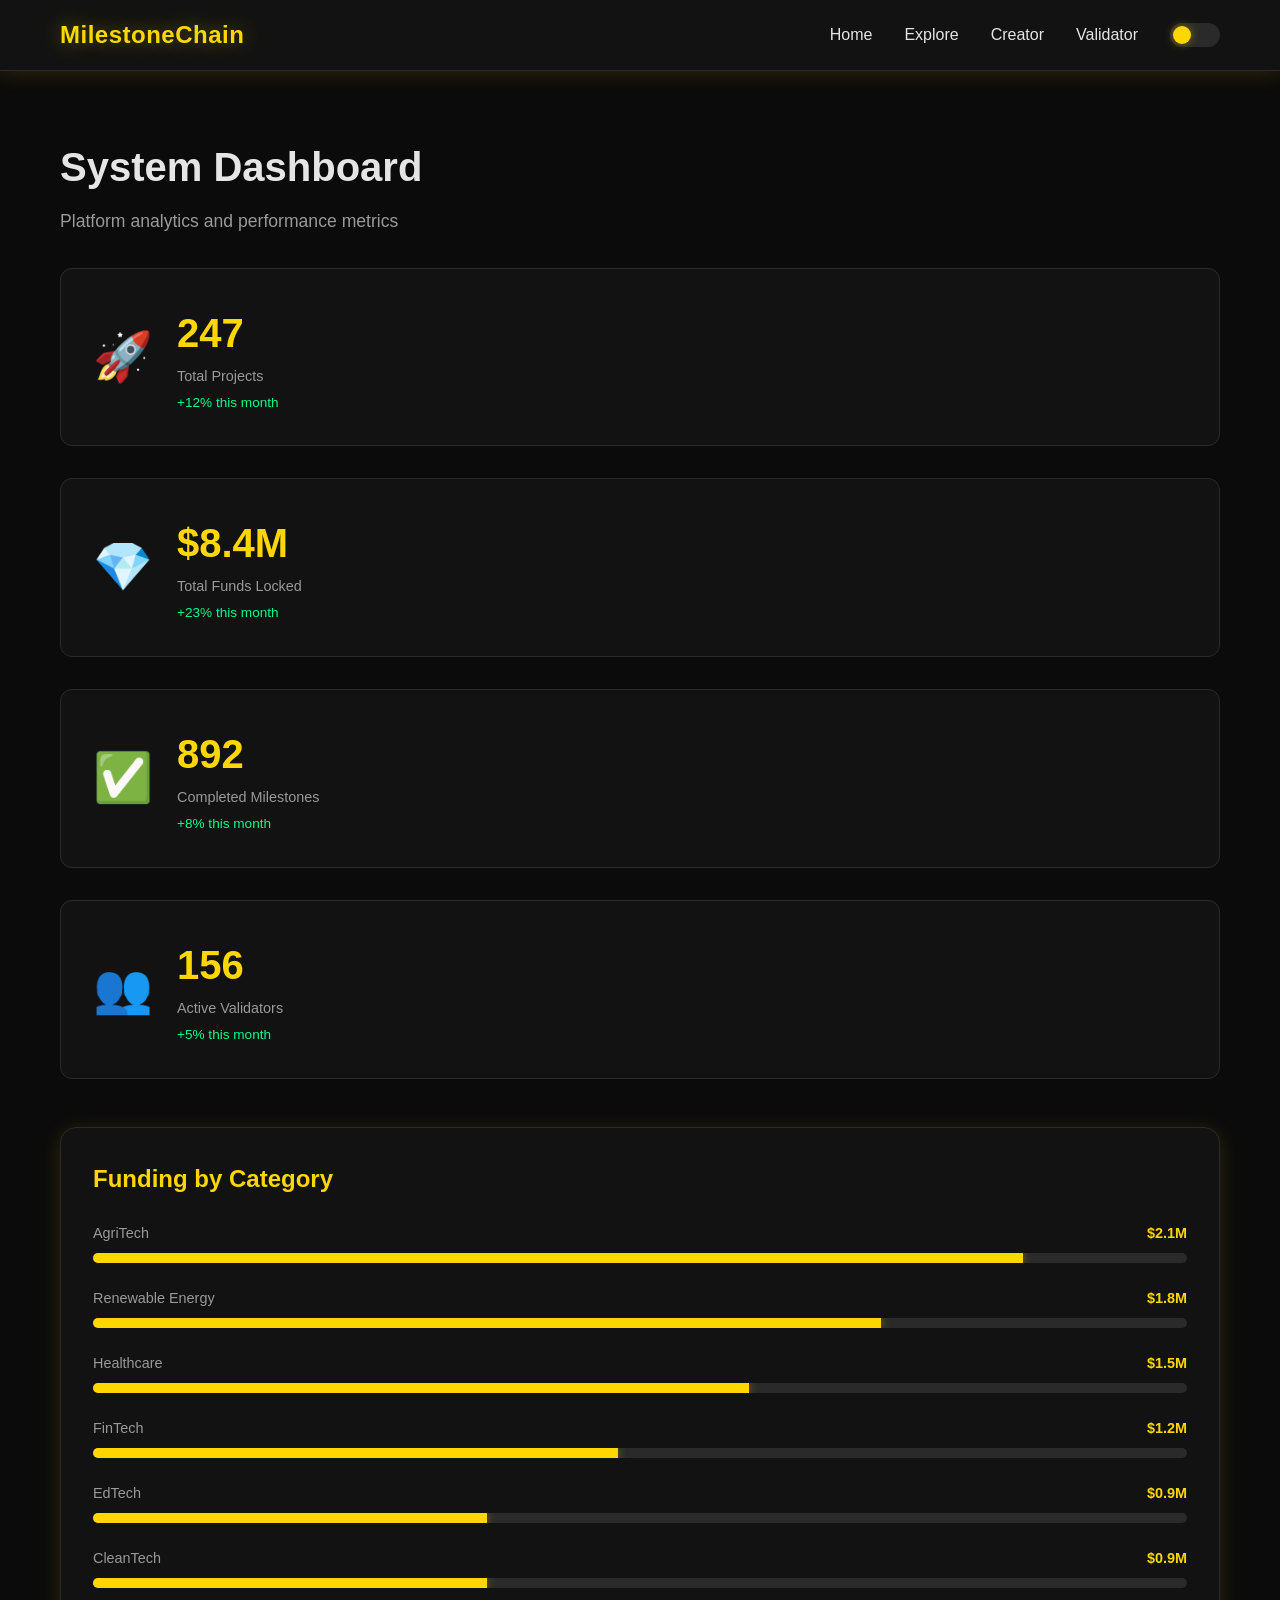
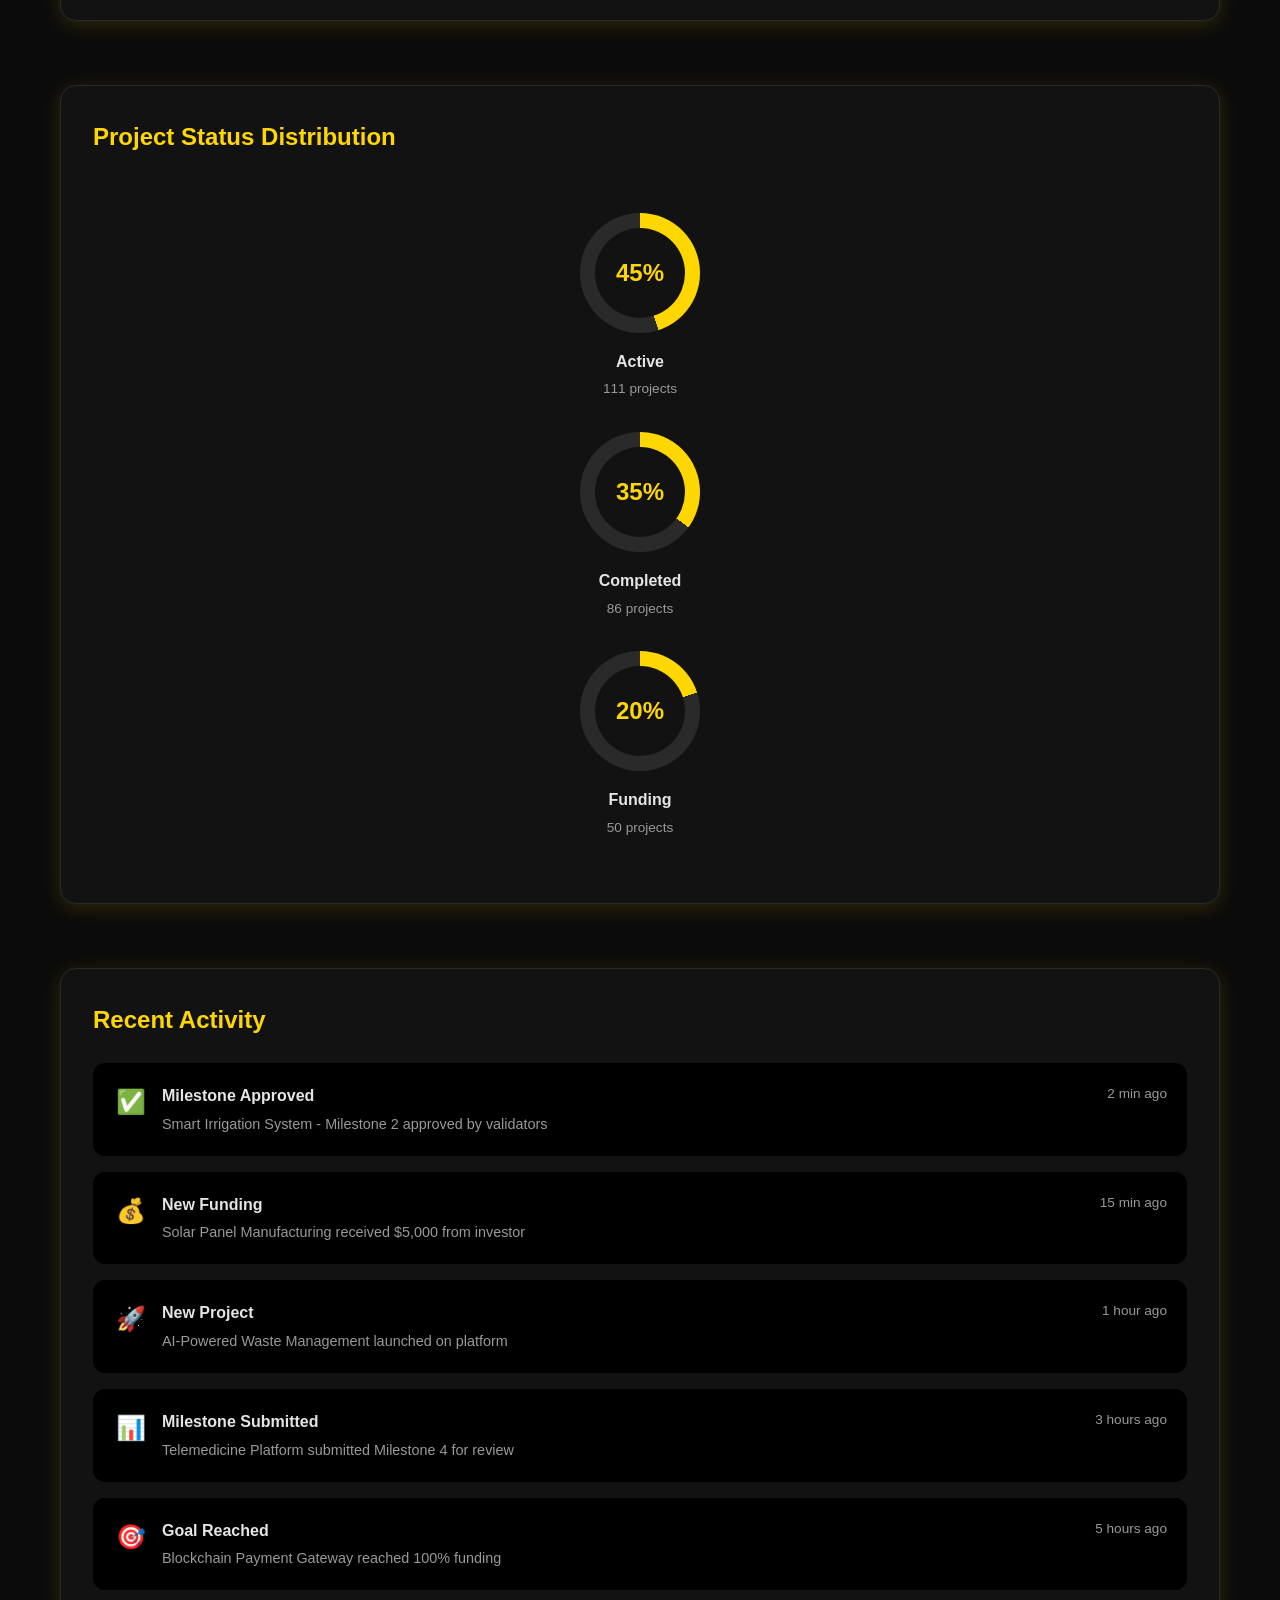
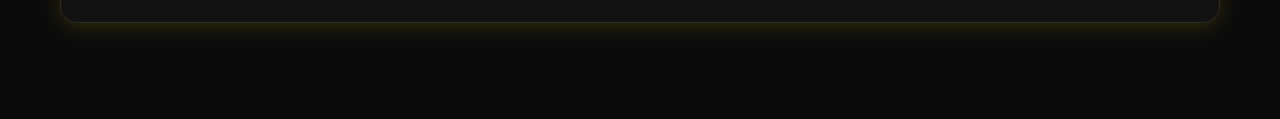
<file: milestonechain(ui)/system-dashboard.html>
<!DOCTYPE html>
<html lang="en">
<head>
    <meta charset="UTF-8">
    <meta name="viewport" content="width=device-width, initial-scale=1.0">
    <title>System Dashboard - MilestoneChain</title>
    <link rel="stylesheet" href="styles.css">
</head>
<body>
    <nav class="navbar">
        <div class="container">
            <div class="nav-brand">MilestoneChain</div>
            <div class="nav-links">
                <a href="index.html">Home</a>
                <a href="explore.html">Explore</a>
                <a href="creator-dashboard.html">Creator</a>
                <a href="validator-panel.html">Validator</a>
                <label class="theme-toggle">
                    <input type="checkbox" id="themeToggle">
                    <span class="slider"></span>
                </label>
            </div>
        </div>
    </nav>

    <section class="section">
        <div class="container">
            <h1 class="page-title">System Dashboard</h1>
            <p class="page-subtitle">Platform analytics and performance metrics</p>

            <div class="dashboard-grid">
                <div class="stat-card-large">
                    <div class="stat-icon-large">🚀</div>
                    <div class="stat-content">
                        <div class="stat-value-large">247</div>
                        <div class="stat-label">Total Projects</div>
                        <div class="stat-change positive">+12% this month</div>
                    </div>
                </div>

                <div class="stat-card-large">
                    <div class="stat-icon-large">💎</div>
                    <div class="stat-content">
                        <div class="stat-value-large">$8.4M</div>
                        <div class="stat-label">Total Funds Locked</div>
                        <div class="stat-change positive">+23% this month</div>
                    </div>
                </div>

                <div class="stat-card-large">
                    <div class="stat-icon-large">✅</div>
                    <div class="stat-content">
                        <div class="stat-value-large">892</div>
                        <div class="stat-label">Completed Milestones</div>
                        <div class="stat-change positive">+8% this month</div>
                    </div>
                </div>

                <div class="stat-card-large">
                    <div class="stat-icon-large">👥</div>
                    <div class="stat-content">
                        <div class="stat-value-large">156</div>
                        <div class="stat-label">Active Validators</div>
                        <div class="stat-change positive">+5% this month</div>
                    </div>
                </div>
            </div>

            <div class="analytics-row">
                <div class="card analytics-card">
                    <h2>Funding by Category</h2>
                    <div class="category-chart">
                        <div class="category-item">
                            <div class="category-info">
                                <span class="category-name">AgriTech</span>
                                <span class="category-value">$2.1M</span>
                            </div>
                            <div class="category-bar">
                                <div class="category-fill" style="width: 85%"></div>
                            </div>
                        </div>
                        <div class="category-item">
                            <div class="category-info">
                                <span class="category-name">Renewable Energy</span>
                                <span class="category-value">$1.8M</span>
                            </div>
                            <div class="category-bar">
                                <div class="category-fill" style="width: 72%"></div>
                            </div>
                        </div>
                        <div class="category-item">
                            <div class="category-info">
                                <span class="category-name">Healthcare</span>
                                <span class="category-value">$1.5M</span>
                            </div>
                            <div class="category-bar">
                                <div class="category-fill" style="width: 60%"></div>
                            </div>
                        </div>
                        <div class="category-item">
                            <div class="category-info">
                                <span class="category-name">FinTech</span>
                                <span class="category-value">$1.2M</span>
                            </div>
                            <div class="category-bar">
                                <div class="category-fill" style="width: 48%"></div>
                            </div>
                        </div>
                        <div class="category-item">
                            <div class="category-info">
                                <span class="category-name">EdTech</span>
                                <span class="category-value">$0.9M</span>
                            </div>
                            <div class="category-bar">
                                <div class="category-fill" style="width: 36%"></div>
                            </div>
                        </div>
                        <div class="category-item">
                            <div class="category-info">
                                <span class="category-name">CleanTech</span>
                                <span class="category-value">$0.9M</span>
                            </div>
                            <div class="category-bar">
                                <div class="category-fill" style="width: 36%"></div>
                            </div>
                        </div>
                    </div>
                </div>

                <div class="card analytics-card">
                    <h2>Project Status Distribution</h2>
                    <div class="status-distribution">
                        <div class="status-item">
                            <div class="status-circle" style="--percentage: 45%">
                                <span class="status-percentage">45%</span>
                            </div>
                            <div class="status-label">Active</div>
                            <div class="status-count">111 projects</div>
                        </div>
                        <div class="status-item">
                            <div class="status-circle" style="--percentage: 35%">
                                <span class="status-percentage">35%</span>
                            </div>
                            <div class="status-label">Completed</div>
                            <div class="status-count">86 projects</div>
                        </div>
                        <div class="status-item">
                            <div class="status-circle" style="--percentage: 20%">
                                <span class="status-percentage">20%</span>
                            </div>
                            <div class="status-label">Funding</div>
                            <div class="status-count">50 projects</div>
                        </div>
                    </div>
                </div>
            </div>

            <div class="card">
                <h2>Recent Activity</h2>
                <div class="activity-list">
                    <div class="activity-item">
                        <div class="activity-icon">✅</div>
                        <div class="activity-content">
                            <div class="activity-title">Milestone Approved</div>
                            <div class="activity-description">Smart Irrigation System - Milestone 2 approved by validators</div>
                        </div>
                        <div class="activity-time">2 min ago</div>
                    </div>
                    <div class="activity-item">
                        <div class="activity-icon">💰</div>
                        <div class="activity-content">
                            <div class="activity-title">New Funding</div>
                            <div class="activity-description">Solar Panel Manufacturing received $5,000 from investor</div>
                        </div>
                        <div class="activity-time">15 min ago</div>
                    </div>
                    <div class="activity-item">
                        <div class="activity-icon">🚀</div>
                        <div class="activity-content">
                            <div class="activity-title">New Project</div>
                            <div class="activity-description">AI-Powered Waste Management launched on platform</div>
                        </div>
                        <div class="activity-time">1 hour ago</div>
                    </div>
                    <div class="activity-item">
                        <div class="activity-icon">📊</div>
                        <div class="activity-content">
                            <div class="activity-title">Milestone Submitted</div>
                            <div class="activity-description">Telemedicine Platform submitted Milestone 4 for review</div>
                        </div>
                        <div class="activity-time">3 hours ago</div>
                    </div>
                    <div class="activity-item">
                        <div class="activity-icon">🎯</div>
                        <div class="activity-content">
                            <div class="activity-title">Goal Reached</div>
                            <div class="activity-description">Blockchain Payment Gateway reached 100% funding</div>
                        </div>
                        <div class="activity-time">5 hours ago</div>
                    </div>
                </div>
            </div>
        </div>
    </section>

    <script src="script.js"></script>
</body>
</html>
</file>
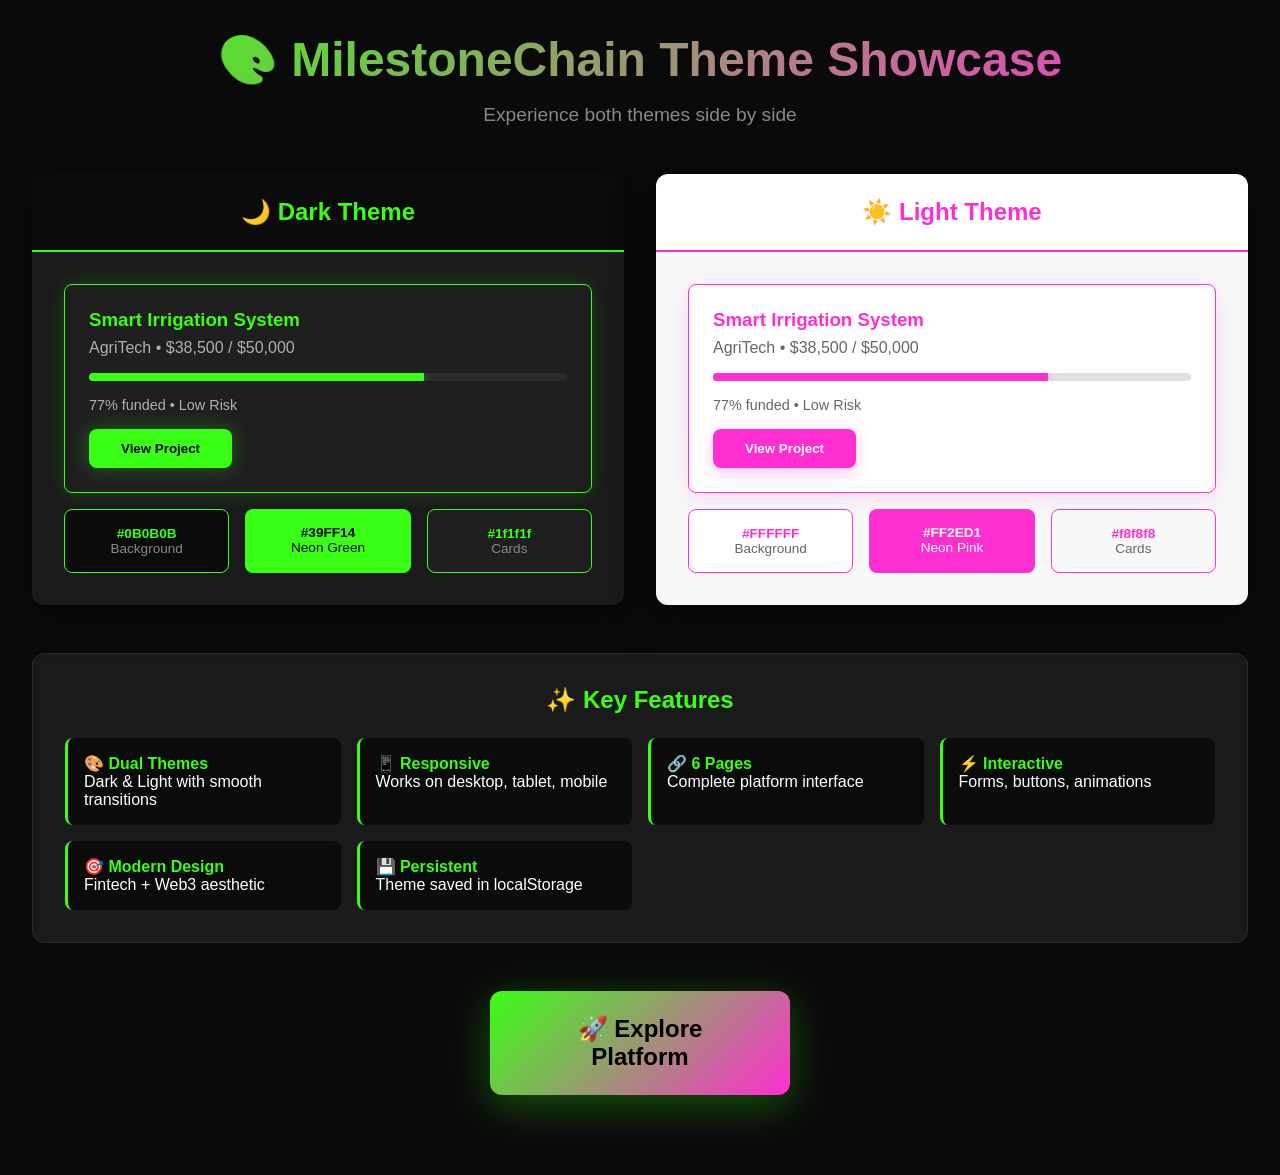
<file: milestonechain(ui)/theme-showcase.html>
<!DOCTYPE html>
<html lang="en">
<head>
    <meta charset="UTF-8">
    <meta name="viewport" content="width=device-width, initial-scale=1.0">
    <title>Theme Showcase - MilestoneChain</title>
    <style>
        * {
            margin: 0;
            padding: 0;
            box-sizing: border-box;
        }
        body {
            font-family: -apple-system, BlinkMacSystemFont, 'Segoe UI', Roboto, sans-serif;
            background: #0a0a0a;
            color: #ffffff;
            padding: 2rem;
        }
        .container {
            max-width: 1400px;
            margin: 0 auto;
        }
        h1 {
            text-align: center;
            font-size: 3rem;
            margin-bottom: 1rem;
            background: linear-gradient(135deg, #39FF14 0%, #FF2ED1 100%);
            -webkit-background-clip: text;
            -webkit-text-fill-color: transparent;
            background-clip: text;
        }
        .subtitle {
            text-align: center;
            color: #888;
            margin-bottom: 3rem;
            font-size: 1.2rem;
        }
        .themes-container {
            display: grid;
            grid-template-columns: 1fr 1fr;
            gap: 2rem;
            margin-bottom: 3rem;
        }
        .theme-preview {
            border-radius: 12px;
            overflow: hidden;
            box-shadow: 0 10px 40px rgba(0,0,0,0.5);
        }
        .theme-header {
            padding: 1.5rem;
            text-align: center;
            font-weight: 700;
            font-size: 1.5rem;
        }
        .dark-theme-preview .theme-header {
            background: #0B0B0B;
            color: #39FF14;
            border-bottom: 2px solid #39FF14;
        }
        .light-theme-preview .theme-header {
            background: #ffffff;
            color: #FF2ED1;
            border-bottom: 2px solid #FF2ED1;
        }
        .theme-content {
            padding: 2rem;
        }
        .dark-theme-preview .theme-content {
            background: #1a1a1a;
        }
        .light-theme-preview .theme-content {
            background: #f8f8f8;
        }
        .sample-card {
            background: #1f1f1f;
            border: 1px solid #2a2a2a;
            border-radius: 8px;
            padding: 1.5rem;
            margin-bottom: 1rem;
        }
        .dark-theme-preview .sample-card {
            background: #1f1f1f;
            border-color: #39FF14;
            box-shadow: 0 0 20px rgba(57, 255, 20, 0.2);
        }
        .light-theme-preview .sample-card {
            background: #ffffff;
            border-color: #FF2ED1;
            box-shadow: 0 4px 20px rgba(255, 46, 209, 0.15);
        }
        .sample-card h3 {
            margin-bottom: 0.5rem;
        }
        .dark-theme-preview .sample-card h3 {
            color: #39FF14;
        }
        .light-theme-preview .sample-card h3 {
            color: #FF2ED1;
        }
        .dark-theme-preview .sample-card p {
            color: #b0b0b0;
        }
        .light-theme-preview .sample-card p {
            color: #666666;
        }
        .sample-button {
            padding: 0.75rem 2rem;
            border: none;
            border-radius: 8px;
            font-weight: 600;
            cursor: pointer;
            margin-right: 1rem;
            margin-top: 1rem;
        }
        .dark-theme-preview .sample-button {
            background: #39FF14;
            color: #000;
            box-shadow: 0 0 20px rgba(57, 255, 20, 0.3);
        }
        .light-theme-preview .sample-button {
            background: #FF2ED1;
            color: #fff;
            box-shadow: 0 4px 15px rgba(255, 46, 209, 0.3);
        }
        .sample-progress {
            height: 8px;
            background: #2a2a2a;
            border-radius: 10px;
            overflow: hidden;
            margin: 1rem 0;
        }
        .dark-theme-preview .sample-progress {
            background: #2a2a2a;
        }
        .light-theme-preview .sample-progress {
            background: #e0e0e0;
        }
        .sample-progress-fill {
            height: 100%;
            width: 70%;
        }
        .dark-theme-preview .sample-progress-fill {
            background: #39FF14;
            box-shadow: 0 0 10px rgba(57, 255, 20, 0.5);
        }
        .light-theme-preview .sample-progress-fill {
            background: #FF2ED1;
            box-shadow: 0 0 10px rgba(255, 46, 209, 0.3);
        }
        .color-palette {
            display: grid;
            grid-template-columns: repeat(3, 1fr);
            gap: 1rem;
            margin-top: 1rem;
        }
        .color-swatch {
            text-align: center;
            padding: 1rem;
            border-radius: 8px;
            font-size: 0.85rem;
        }
        .start-button {
            display: block;
            width: 300px;
            margin: 3rem auto;
            padding: 1.5rem 3rem;
            background: linear-gradient(135deg, #39FF14 0%, #FF2ED1 100%);
            color: #000;
            text-align: center;
            text-decoration: none;
            border-radius: 12px;
            font-size: 1.5rem;
            font-weight: 700;
            box-shadow: 0 10px 40px rgba(57, 255, 20, 0.3);
            transition: transform 0.3s;
        }
        .start-button:hover {
            transform: translateY(-5px);
            box-shadow: 0 15px 50px rgba(57, 255, 20, 0.5);
        }
        .features-list {
            background: #1a1a1a;
            border: 1px solid #2a2a2a;
            border-radius: 12px;
            padding: 2rem;
            margin-top: 2rem;
        }
        .features-list h2 {
            color: #39FF14;
            margin-bottom: 1.5rem;
            text-align: center;
        }
        .features-grid {
            display: grid;
            grid-template-columns: repeat(auto-fit, minmax(250px, 1fr));
            gap: 1rem;
        }
        .feature-item {
            padding: 1rem;
            background: #0B0B0B;
            border-radius: 8px;
            border-left: 3px solid #39FF14;
        }
        .feature-item strong {
            color: #39FF14;
        }
        @media (max-width: 968px) {
            .themes-container {
                grid-template-columns: 1fr;
            }
        }
    </style>
</head>
<body>
    <div class="container">
        <h1>🎨 MilestoneChain Theme Showcase</h1>
        <p class="subtitle">Experience both themes side by side</p>

        <div class="themes-container">
            <!-- Dark Theme Preview -->
            <div class="theme-preview dark-theme-preview">
                <div class="theme-header">
                    🌙 Dark Theme
                </div>
                <div class="theme-content">
                    <div class="sample-card">
                        <h3>Smart Irrigation System</h3>
                        <p>AgriTech • $38,500 / $50,000</p>
                        <div class="sample-progress">
                            <div class="sample-progress-fill"></div>
                        </div>
                        <p style="font-size: 0.9rem;">77% funded • Low Risk</p>
                        <button class="sample-button">View Project</button>
                    </div>
                    
                    <div class="color-palette">
                        <div class="color-swatch" style="background: #0B0B0B; border: 1px solid #39FF14;">
                            <strong style="color: #39FF14;">#0B0B0B</strong><br>
                            <span style="color: #888;">Background</span>
                        </div>
                        <div class="color-swatch" style="background: #39FF14; color: #000;">
                            <strong>#39FF14</strong><br>
                            <span>Neon Green</span>
                        </div>
                        <div class="color-swatch" style="background: #1f1f1f; border: 1px solid #39FF14;">
                            <strong style="color: #39FF14;">#1f1f1f</strong><br>
                            <span style="color: #888;">Cards</span>
                        </div>
                    </div>
                </div>
            </div>

            <!-- Light Theme Preview -->
            <div class="theme-preview light-theme-preview">
                <div class="theme-header">
                    ☀️ Light Theme
                </div>
                <div class="theme-content">
                    <div class="sample-card">
                        <h3>Smart Irrigation System</h3>
                        <p>AgriTech • $38,500 / $50,000</p>
                        <div class="sample-progress">
                            <div class="sample-progress-fill"></div>
                        </div>
                        <p style="font-size: 0.9rem;">77% funded • Low Risk</p>
                        <button class="sample-button">View Project</button>
                    </div>
                    
                    <div class="color-palette">
                        <div class="color-swatch" style="background: #ffffff; border: 1px solid #FF2ED1; color: #000;">
                            <strong style="color: #FF2ED1;">#FFFFFF</strong><br>
                            <span style="color: #666;">Background</span>
                        </div>
                        <div class="color-swatch" style="background: #FF2ED1; color: #fff;">
                            <strong>#FF2ED1</strong><br>
                            <span>Neon Pink</span>
                        </div>
                        <div class="color-swatch" style="background: #f8f8f8; border: 1px solid #FF2ED1; color: #000;">
                            <strong style="color: #FF2ED1;">#f8f8f8</strong><br>
                            <span style="color: #666;">Cards</span>
                        </div>
                    </div>
                </div>
            </div>
        </div>

        <div class="features-list">
            <h2>✨ Key Features</h2>
            <div class="features-grid">
                <div class="feature-item">
                    <strong>🎨 Dual Themes</strong><br>
                    Dark & Light with smooth transitions
                </div>
                <div class="feature-item">
                    <strong>📱 Responsive</strong><br>
                    Works on desktop, tablet, mobile
                </div>
                <div class="feature-item">
                    <strong>🔗 6 Pages</strong><br>
                    Complete platform interface
                </div>
                <div class="feature-item">
                    <strong>⚡ Interactive</strong><br>
                    Forms, buttons, animations
                </div>
                <div class="feature-item">
                    <strong>🎯 Modern Design</strong><br>
                    Fintech + Web3 aesthetic
                </div>
                <div class="feature-item">
                    <strong>💾 Persistent</strong><br>
                    Theme saved in localStorage
                </div>
            </div>
        </div>

        <a href="start.html" class="start-button">🚀 Explore Platform</a>
    </div>
</body>
</html>
</file>
<file: milestonechain(ui)/styles.css>
* {
    margin: 0;
    padding: 0;
    box-sizing: border-box;
}

:root {
    --bg-primary: #0B0B0B;
    --bg-secondary: #000000;
    --bg-card: #121212;
    --text-primary: #E5E5E5;
    --text-secondary: #999999;
    --accent: #FFD700;
    --accent-bright: #FFED4E;
    --accent-glow: rgba(255, 215, 0, 0.4);
    --border: #2a2a2a;
    --shadow: rgba(255, 215, 0, 0.15);
}

body.light-theme {
    --bg-primary: #FFFFFF;
    --bg-secondary: #F7F7F7;
    --bg-card: #F7F7F7;
    --text-primary: #222222;
    --text-secondary: #666666;
    --accent: #00C853;
    --accent-bright: #00E676;
    --accent-glow: rgba(0, 200, 83, 0.15);
    --border: rgba(0, 200, 83, 0.1);
    --shadow: rgba(0, 0, 0, 0.06);
}

body {
    font-family: -apple-system, BlinkMacSystemFont, 'Segoe UI', Roboto, Oxygen, Ubuntu, Cantarell, sans-serif;
    background: var(--bg-primary);
    color: var(--text-primary);
    line-height: 1.6;
    transition: background 0.4s ease, color 0.4s ease;
    overflow-x: hidden;
}

.container {
    max-width: 1200px;
    margin: 0 auto;
    padding: 0 20px;
}

/* Navbar */
.navbar {
    background: var(--bg-card);
    border-bottom: 1px solid var(--border);
    padding: 1rem 0;
    position: sticky;
    top: 0;
    z-index: 100;
    backdrop-filter: blur(20px);
    box-shadow: 0 2px 20px var(--shadow);
}

.navbar .container {
    display: flex;
    justify-content: space-between;
    align-items: center;
}

.nav-brand {
    font-size: 1.5rem;
    font-weight: 700;
    color: var(--accent);
    text-shadow: 0 0 20px var(--accent-glow);
    letter-spacing: 0.5px;
    transition: all 0.3s ease;
}

.nav-brand:hover {
    text-shadow: 0 0 30px var(--accent-glow);
    transform: scale(1.02);
}

.nav-links {
    display: flex;
    gap: 2rem;
    align-items: center;
}

.nav-links a {
    color: var(--text-primary);
    text-decoration: none;
    font-weight: 500;
    transition: color 0.3s;
}

.nav-links a:hover {
    color: var(--accent);
}

/* Theme Toggle */
.theme-toggle {
    position: relative;
    display: inline-block;
    width: 50px;
    height: 24px;
}

.theme-toggle input {
    opacity: 0;
    width: 0;
    height: 0;
}

.slider {
    position: absolute;
    cursor: pointer;
    top: 0;
    left: 0;
    right: 0;
    bottom: 0;
    background: var(--border);
    transition: 0.4s;
    border-radius: 24px;
}

.slider:before {
    position: absolute;
    content: "";
    height: 18px;
    width: 18px;
    left: 3px;
    bottom: 3px;
    background: var(--accent);
    transition: 0.4s;
    border-radius: 50%;
    box-shadow: 0 0 10px var(--accent-glow);
}

input:checked + .slider:before {
    transform: translateX(26px);
}

/* Hero Section */
.hero {
    padding: 8rem 0;
    text-align: center;
    background: var(--bg-secondary);
    position: relative;
    overflow: hidden;
}

.hero::before {
    content: '';
    position: absolute;
    top: 0;
    left: 0;
    right: 0;
    bottom: 0;
    background: radial-gradient(circle at 50% 50%, var(--accent-glow), transparent 70%);
    opacity: 0.3;
    animation: pulse 4s ease-in-out infinite;
}

@keyframes pulse {
    0%, 100% { opacity: 0.2; }
    50% { opacity: 0.4; }
}

.hero-title {
    font-size: 3.5rem;
    font-weight: 800;
    margin-bottom: 1.5rem;
    background: linear-gradient(135deg, var(--accent-bright) 0%, var(--accent) 100%);
    -webkit-background-clip: text;
    -webkit-text-fill-color: transparent;
    background-clip: text;
    position: relative;
    z-index: 1;
    line-height: 1.2;
}

.hero-subtitle {
    font-size: 1.25rem;
    color: var(--text-secondary);
    margin-bottom: 2rem;
    max-width: 700px;
    margin-left: auto;
    margin-right: auto;
}

.hero-buttons {
    display: flex;
    gap: 1rem;
    justify-content: center;
    flex-wrap: wrap;
}

/* Buttons */
.btn {
    padding: 0.75rem 2rem;
    border: none;
    border-radius: 8px;
    font-size: 1rem;
    font-weight: 600;
    cursor: pointer;
    transition: all 0.3s;
    text-decoration: none;
    display: inline-block;
}

.btn-primary {
    background: var(--accent);
    color: #000;
    box-shadow: 0 4px 20px var(--accent-glow);
    position: relative;
    overflow: hidden;
}

.btn-primary::before {
    content: '';
    position: absolute;
    top: 50%;
    left: 50%;
    width: 0;
    height: 0;
    border-radius: 50%;
    background: var(--accent-bright);
    transform: translate(-50%, -50%);
    transition: width 0.6s, height 0.6s;
}

.btn-primary:hover::before {
    width: 300px;
    height: 300px;
}

.btn-primary:hover {
    transform: translateY(-3px);
    box-shadow: 0 8px 40px var(--accent-glow);
}

.btn-primary span {
    position: relative;
    z-index: 1;
}

.btn-secondary {
    background: transparent;
    color: var(--accent);
    border: 2px solid var(--accent);
}

.btn-secondary:hover {
    background: var(--accent);
    color: #000;
}

.btn-success {
    background: linear-gradient(135deg, #00ff88, #00cc6a);
    color: #000;
    font-weight: 700;
    box-shadow: 0 4px 20px rgba(0, 255, 136, 0.3);
    transition: all 0.3s;
}

.btn-success:hover {
    box-shadow: 0 6px 30px rgba(0, 255, 136, 0.5);
    transform: translateY(-2px);
}

.btn-danger {
    background: linear-gradient(135deg, #ff4444, #cc0000);
    color: #fff;
    font-weight: 700;
    box-shadow: 0 4px 20px rgba(255, 68, 68, 0.3);
    transition: all 0.3s;
}

.btn-danger:hover {
    box-shadow: 0 6px 30px rgba(255, 68, 68, 0.5);
    transform: translateY(-2px);
}

.btn-block {
    width: 100%;
}

.btn-link {
    color: var(--accent);
    text-decoration: none;
    font-weight: 600;
}

/* Sections */
.section {
    padding: 4rem 0;
}

.section-alt {
    background: var(--bg-secondary);
}

.section-title {
    font-size: 2.5rem;
    text-align: center;
    margin-bottom: 3rem;
    color: var(--accent);
}

.page-title {
    font-size: 2.5rem;
    margin-bottom: 0.5rem;
}

.page-subtitle {
    color: var(--text-secondary);
    font-size: 1.1rem;
    margin-bottom: 2rem;
}

/* Cards */
.card {
    background: var(--bg-card);
    border: 1px solid var(--border);
    border-radius: 16px;
    padding: 2rem;
    margin-bottom: 2rem;
    box-shadow: 0 4px 20px var(--shadow);
    transition: all 0.4s cubic-bezier(0.4, 0, 0.2, 1);
    position: relative;
}

.card::before {
    content: '';
    position: absolute;
    top: 0;
    left: 0;
    right: 0;
    bottom: 0;
    border-radius: 16px;
    padding: 1px;
    background: linear-gradient(135deg, var(--accent), transparent);
    -webkit-mask: linear-gradient(#fff 0 0) content-box, linear-gradient(#fff 0 0);
    -webkit-mask-composite: xor;
    mask-composite: exclude;
    opacity: 0;
    transition: opacity 0.4s;
}

.card:hover {
    transform: translateY(-8px);
    box-shadow: 0 12px 40px var(--accent-glow);
}

.card:hover::before {
    opacity: 1;
}

.card h2 {
    margin-bottom: 1.5rem;
    color: var(--accent);
}

.card h3 {
    margin-bottom: 1rem;
}

.card-icon {
    font-size: 3rem;
    margin-bottom: 1rem;
}

.card-icon.glow {
    filter: drop-shadow(0 0 10px var(--accent));
}

/* Grids */
.problem-grid,
.solution-grid {
    display: grid;
    grid-template-columns: repeat(auto-fit, minmax(300px, 1fr));
    gap: 2rem;
}

.projects-grid {
    display: grid;
    grid-template-columns: repeat(auto-fill, minmax(320px, 1fr));
    gap: 2rem;
}

/* Project Cards */
.project-card {
    background: var(--bg-card);
    border: 1px solid var(--border);
    border-radius: 16px;
    padding: 1.5rem;
    transition: all 0.4s cubic-bezier(0.4, 0, 0.2, 1);
    position: relative;
    overflow: hidden;
}

.project-card::after {
    content: '';
    position: absolute;
    top: -50%;
    right: -50%;
    width: 200%;
    height: 200%;
    background: radial-gradient(circle, var(--accent-glow), transparent 70%);
    opacity: 0;
    transition: opacity 0.4s;
}

.project-card:hover {
    transform: translateY(-10px) scale(1.02);
    border-color: var(--accent);
    box-shadow: 0 15px 50px var(--accent-glow);
}

.project-card:hover::after {
    opacity: 1;
}

.project-category {
    display: inline-block;
    background: var(--accent);
    color: #000;
    padding: 0.35rem 0.85rem;
    border-radius: 20px;
    font-size: 0.8rem;
    font-weight: 700;
    margin-bottom: 1rem;
    text-transform: uppercase;
    letter-spacing: 0.5px;
    box-shadow: 0 2px 10px var(--accent-glow);
    position: relative;
    z-index: 1;
}

.project-title {
    font-size: 1.5rem;
    margin-bottom: 1rem;
}

.project-stats {
    display: flex;
    justify-content: space-between;
    margin-bottom: 1rem;
}

.stat {
    display: flex;
    flex-direction: column;
}

.stat-label {
    font-size: 0.85rem;
    color: var(--text-secondary);
}

.stat-value {
    font-size: 1.25rem;
    font-weight: 700;
    color: var(--accent);
}

/* Progress Bar */
.progress-bar {
    height: 8px;
    background: var(--border);
    border-radius: 10px;
    overflow: hidden;
    margin-bottom: 0.5rem;
}

.progress-fill {
    height: 100%;
    background: linear-gradient(90deg, var(--accent) 0%, var(--accent-bright) 100%);
    box-shadow: 0 0 15px var(--accent-glow);
    transition: width 1s cubic-bezier(0.4, 0, 0.2, 1);
    position: relative;
    overflow: hidden;
}

.progress-fill::after {
    content: '';
    position: absolute;
    top: 0;
    left: 0;
    bottom: 0;
    right: 0;
    background: linear-gradient(90deg, transparent, rgba(255,255,255,0.3), transparent);
    animation: shimmer 2s infinite;
}

@keyframes shimmer {
    0% { transform: translateX(-100%); }
    100% { transform: translateX(100%); }
}

.progress-text {
    font-size: 0.9rem;
    color: var(--text-secondary);
    margin-bottom: 1rem;
}

/* Risk Indicators */
.risk-indicator {
    display: flex;
    justify-content: space-between;
    align-items: center;
    margin-bottom: 1rem;
}

.risk-label {
    font-size: 0.9rem;
    color: var(--text-secondary);
}

.risk-badge {
    padding: 0.25rem 0.75rem;
    border-radius: 20px;
    font-size: 0.85rem;
    font-weight: 600;
}

.risk-low {
    background: rgba(0, 255, 136, 0.2);
    color: #00ff88;
    border: 1px solid #00ff88;
}

.risk-medium {
    background: rgba(255, 193, 7, 0.2);
    color: #ffc107;
    border: 1px solid #ffc107;
}

.risk-high {
    background: rgba(255, 68, 68, 0.2);
    color: #ff4444;
    border: 1px solid #ff4444;
}

/* Steps */
.steps {
    display: flex;
    justify-content: center;
    align-items: center;
    gap: 1rem;
    flex-wrap: wrap;
}

.step {
    text-align: center;
    max-width: 200px;
}

.step-number {
    width: 70px;
    height: 70px;
    background: linear-gradient(135deg, var(--accent-bright), var(--accent));
    color: #000;
    border-radius: 50%;
    display: flex;
    align-items: center;
    justify-content: center;
    font-size: 1.75rem;
    font-weight: 800;
    margin: 0 auto 1rem;
    box-shadow: 0 4px 30px var(--accent-glow);
    position: relative;
    animation: float 3s ease-in-out infinite;
}

.step-number::before {
    content: '';
    position: absolute;
    top: -5px;
    left: -5px;
    right: -5px;
    bottom: -5px;
    border-radius: 50%;
    border: 2px solid var(--accent);
    opacity: 0.3;
}

@keyframes float {
    0%, 100% { transform: translateY(0); }
    50% { transform: translateY(-10px); }
}

.step h3 {
    margin-bottom: 0.5rem;
}

.step-arrow {
    font-size: 2rem;
    color: var(--accent);
}

/* Footer */
.footer {
    background: var(--bg-card);
    border-top: 1px solid var(--border);
    padding: 3rem 0 1rem;
    margin-top: 4rem;
}

.footer-content {
    display: grid;
    grid-template-columns: repeat(auto-fit, minmax(250px, 1fr));
    gap: 2rem;
    margin-bottom: 2rem;
}

.footer-section h3,
.footer-section h4 {
    color: var(--accent);
    margin-bottom: 1rem;
}

.footer-section a {
    display: block;
    color: var(--text-secondary);
    text-decoration: none;
    margin-bottom: 0.5rem;
    transition: color 0.3s;
}

.footer-section a:hover {
    color: var(--accent);
}

.footer-bottom {
    text-align: center;
    padding-top: 2rem;
    border-top: 1px solid var(--border);
    color: var(--text-secondary);
}

/* Project Details */
.back-link {
    color: var(--accent);
    text-decoration: none;
    display: inline-block;
    margin-bottom: 2rem;
    font-weight: 600;
}

.project-detail-layout {
    display: grid;
    grid-template-columns: 2fr 1fr;
    gap: 2rem;
}

.project-header {
    margin-bottom: 2rem;
}

.project-creator {
    color: var(--text-secondary);
    margin-top: 0.5rem;
}

/* Milestones */
.milestone-list {
    display: flex;
    flex-direction: column;
    gap: 1rem;
}

.milestone-item {
    padding: 1.5rem;
    border: 1px solid var(--border);
    border-radius: 12px;
    transition: all 0.4s;
    position: relative;
    background: var(--bg-card);
}

.milestone-completed {
    border-color: #00ff88;
    background: linear-gradient(135deg, rgba(0, 255, 136, 0.05), transparent);
    box-shadow: 0 0 20px rgba(0, 255, 136, 0.1);
}

.milestone-review {
    border-color: #ffc107;
    background: linear-gradient(135deg, rgba(255, 193, 7, 0.05), transparent);
    box-shadow: 0 0 20px rgba(255, 193, 7, 0.1);
}

.milestone-pending {
    border-color: var(--border);
    opacity: 0.7;
}

.milestone-item:hover {
    transform: translateX(10px);
    box-shadow: 0 8px 30px var(--shadow);
}

.milestone-header {
    display: flex;
    justify-content: space-between;
    align-items: flex-start;
    margin-bottom: 0.5rem;
}

.milestone-info h4 {
    margin-bottom: 0.25rem;
}

.milestone-info p {
    color: var(--text-secondary);
    font-size: 0.9rem;
}

.milestone-status {
    padding: 0.25rem 0.75rem;
    border-radius: 20px;
    font-size: 0.85rem;
    font-weight: 600;
}

.status-completed {
    background: rgba(0, 255, 136, 0.2);
    color: #00ff88;
}

.status-review {
    background: rgba(255, 193, 7, 0.2);
    color: #ffc107;
}

.status-pending {
    background: rgba(128, 128, 128, 0.2);
    color: #888;
}

.milestone-amount {
    color: var(--text-secondary);
    font-size: 0.9rem;
}

/* Funding Card */
.funding-card {
    position: sticky;
    top: 100px;
}

.funding-stats {
    margin-bottom: 2rem;
}

.funding-amount {
    display: flex;
    flex-direction: column;
    margin-bottom: 1rem;
}

.amount-raised {
    font-size: 2rem;
    font-weight: 700;
    color: var(--accent);
}

.amount-goal {
    color: var(--text-secondary);
}

.funding-form {
    margin-bottom: 2rem;
}

.funding-form label {
    display: block;
    margin-bottom: 0.5rem;
    font-weight: 600;
}

.funding-form input {
    width: 100%;
    padding: 0.75rem;
    border: 1px solid var(--border);
    border-radius: 8px;
    background: var(--bg-secondary);
    color: var(--text-primary);
    font-size: 1rem;
    margin-bottom: 1rem;
}

.funding-info {
    display: flex;
    justify-content: space-between;
    padding-top: 1rem;
    border-top: 1px solid var(--border);
}

.info-item {
    display: flex;
    flex-direction: column;
}

.info-label {
    font-size: 0.85rem;
    color: var(--text-secondary);
}

.info-value {
    font-size: 1.25rem;
    font-weight: 700;
    color: var(--accent);
}

/* Risk Gauge */
.risk-card {
    position: sticky;
    top: 100px;
}

.risk-gauge {
    margin: 2rem 0;
}

.gauge-container {
    text-align: center;
}

.gauge {
    width: 180px;
    height: 180px;
    border-radius: 50%;
    background: conic-gradient(var(--accent) var(--gauge-value), var(--border) 0);
    margin: 0 auto 1rem;
    display: flex;
    align-items: center;
    justify-content: center;
    position: relative;
    box-shadow: 0 0 30px var(--accent-glow);
    animation: rotate 2s ease-out;
}

@keyframes rotate {
    from { transform: rotate(0deg); }
    to { transform: rotate(360deg); }
}

.gauge::before {
    content: '';
    width: 140px;
    height: 140px;
    background: var(--bg-card);
    border-radius: 50%;
    position: absolute;
    box-shadow: inset 0 0 20px var(--shadow);
}

.gauge-label {
    position: relative;
    z-index: 1;
    font-size: 2rem;
    font-weight: 800;
    color: var(--accent);
    text-shadow: 0 0 10px var(--accent-glow);
}

.risk-badge-large {
    display: block;
    text-align: center;
    padding: 0.5rem;
    border-radius: 8px;
    font-weight: 700;
    margin-bottom: 1rem;
}

.risk-factors {
    display: flex;
    flex-direction: column;
    gap: 0.5rem;
}

.risk-factor {
    color: var(--text-secondary);
    font-size: 0.9rem;
}

/* Tables */
.table-responsive {
    overflow-x: auto;
}

.data-table {
    width: 100%;
    border-collapse: collapse;
}

.data-table th,
.data-table td {
    padding: 1rem;
    text-align: left;
    border-bottom: 1px solid var(--border);
}

.data-table th {
    color: var(--accent);
    font-weight: 600;
}

.data-table tr:hover {
    background: var(--bg-secondary);
}

.status-badge {
    padding: 0.25rem 0.75rem;
    border-radius: 20px;
    font-size: 0.85rem;
    font-weight: 600;
}

.status-active {
    background: rgba(0, 255, 136, 0.2);
    color: #00ff88;
}

/* Forms */
.milestone-form {
    display: flex;
    flex-direction: column;
    gap: 1.5rem;
}

.form-group {
    display: flex;
    flex-direction: column;
}

.form-group label {
    margin-bottom: 0.5rem;
    font-weight: 600;
}

.form-control {
    padding: 0.75rem;
    border: 1px solid var(--border);
    border-radius: 8px;
    background: var(--bg-secondary);
    color: var(--text-primary);
    font-size: 1rem;
    font-family: inherit;
}

.form-control:focus {
    outline: none;
    border-color: var(--accent);
    box-shadow: 0 0 10px var(--accent-glow);
}

.file-upload {
    position: relative;
}

.file-upload input[type="file"] {
    position: absolute;
    opacity: 0;
    width: 0;
    height: 0;
}

.file-upload-label {
    display: flex;
    align-items: center;
    gap: 1rem;
    padding: 2rem;
    border: 2px dashed var(--border);
    border-radius: 8px;
    cursor: pointer;
    transition: all 0.3s;
    background: var(--bg-secondary);
}

.file-upload-label:hover {
    border-color: var(--accent);
    background: var(--bg-card);
}

.upload-icon {
    font-size: 2rem;
}

/* Dashboard Stats */
.dashboard-stats {
    display: grid;
    grid-template-columns: repeat(auto-fit, minmax(250px, 1fr));
    gap: 1.5rem;
    margin-top: 2rem;
}

.stat-card {
    background: var(--bg-card);
    border: 1px solid var(--border);
    border-radius: 16px;
    padding: 1.5rem;
    display: flex;
    align-items: center;
    gap: 1rem;
    transition: all 0.4s cubic-bezier(0.4, 0, 0.2, 1);
    position: relative;
    overflow: hidden;
}

.stat-card::before {
    content: '';
    position: absolute;
    top: 0;
    left: -100%;
    width: 100%;
    height: 100%;
    background: linear-gradient(90deg, transparent, var(--accent-glow), transparent);
    transition: left 0.5s;
}

.stat-card:hover {
    border-color: var(--accent);
    box-shadow: 0 8px 30px var(--accent-glow);
    transform: translateY(-5px);
}

.stat-card:hover::before {
    left: 100%;
}

.stat-icon {
    font-size: 2.5rem;
}

.stat-content {
    flex: 1;
}

.stat-value {
    font-size: 2rem;
    font-weight: 800;
    color: var(--accent);
    text-shadow: 0 0 10px var(--accent-glow);
    letter-spacing: -0.5px;
}

.stat-label {
    color: var(--text-secondary);
    font-size: 0.9rem;
}

/* Validator Panel */
.validator-stats {
    display: grid;
    grid-template-columns: repeat(auto-fit, minmax(200px, 1fr));
    gap: 1.5rem;
    margin-bottom: 3rem;
}

.validation-grid {
    display: grid;
    grid-template-columns: repeat(auto-fill, minmax(400px, 1fr));
    gap: 2rem;
}

.validation-card {
    background: var(--bg-card);
    border: 1px solid var(--border);
    border-radius: 16px;
    padding: 1.5rem;
    transition: all 0.4s cubic-bezier(0.4, 0, 0.2, 1);
    position: relative;
}

.validation-card::before {
    content: '';
    position: absolute;
    inset: 0;
    border-radius: 16px;
    padding: 2px;
    background: linear-gradient(135deg, var(--accent), transparent, var(--accent));
    -webkit-mask: linear-gradient(#fff 0 0) content-box, linear-gradient(#fff 0 0);
    -webkit-mask-composite: xor;
    mask-composite: exclude;
    opacity: 0;
    transition: opacity 0.4s;
}

.validation-card:hover {
    transform: translateY(-8px);
    box-shadow: 0 15px 50px var(--accent-glow);
}

.validation-card:hover::before {
    opacity: 1;
}

.validation-header {
    display: flex;
    justify-content: space-between;
    align-items: flex-start;
    margin-bottom: 1rem;
}

.validation-header h3 {
    margin-bottom: 0.25rem;
}

.validation-milestone {
    color: var(--text-secondary);
    font-size: 0.9rem;
}

.validation-amount {
    font-size: 1.5rem;
    font-weight: 700;
    color: var(--accent);
}

.validation-proof {
    width: 100%;
    height: 200px;
    border-radius: 8px;
    overflow: hidden;
    margin-bottom: 1rem;
}

.validation-proof img {
    width: 100%;
    height: 100%;
    object-fit: cover;
}

.validation-description h4 {
    margin-bottom: 0.5rem;
    font-size: 1rem;
}

.validation-description p {
    color: var(--text-secondary);
    font-size: 0.9rem;
    line-height: 1.6;
    margin-bottom: 1rem;
}

.validation-meta {
    display: flex;
    gap: 2rem;
    margin-bottom: 1rem;
    padding: 1rem;
    background: var(--bg-secondary);
    border-radius: 8px;
}

.meta-item {
    display: flex;
    flex-direction: column;
}

.meta-label {
    font-size: 0.85rem;
    color: var(--text-secondary);
}

.meta-value {
    font-weight: 600;
}

.validation-actions {
    display: grid;
    grid-template-columns: 1fr 1fr;
    gap: 1rem;
    margin-top: 1rem;
}

/* System Dashboard */
.dashboard-grid {
    display: grid;
    grid-template-columns: repeat(auto-fit, minmax(250px, 1fr));
    gap: 2rem;
    margin-bottom: 3rem;
}

.stat-card-large {
    background: var(--bg-card);
    border: 1px solid var(--border);
    border-radius: 12px;
    padding: 2rem;
    display: flex;
    align-items: center;
    gap: 1.5rem;
    transition: all 0.3s;
}

.stat-card-large:hover {
    border-color: var(--accent);
    box-shadow: 0 0 30px var(--accent-glow);
    transform: translateY(-5px);
}

.stat-icon-large {
    font-size: 3rem;
}

.stat-value-large {
    font-size: 2.5rem;
    font-weight: 700;
    color: var(--accent);
}

.stat-change {
    font-size: 0.85rem;
    margin-top: 0.25rem;
}

.stat-change.positive {
    color: #00ff88;
}

/* Analytics */
.analytics-row {
    display: grid;
    grid-template-columns: repeat(auto-fit, minmax(450px, 1fr));
    gap: 2rem;
    margin-bottom: 2rem;
}

.analytics-card {
    min-height: 400px;
}

.category-chart {
    display: flex;
    flex-direction: column;
    gap: 1.5rem;
}

.category-item {
    display: flex;
    flex-direction: column;
    gap: 0.5rem;
}

.category-info {
    display: flex;
    justify-content: space-between;
    font-size: 0.9rem;
}

.category-name {
    color: var(--text-secondary);
}

.category-value {
    font-weight: 700;
    color: var(--accent);
}

.category-bar {
    height: 10px;
    background: var(--border);
    border-radius: 10px;
    overflow: hidden;
}

.category-fill {
    height: 100%;
    background: var(--accent);
    box-shadow: 0 0 10px var(--accent-glow);
}

.status-distribution {
    display: flex;
    justify-content: space-around;
    align-items: center;
    padding: 2rem 0;
}

.status-item {
    text-align: center;
}

.status-circle {
    width: 120px;
    height: 120px;
    border-radius: 50%;
    background: conic-gradient(var(--accent) var(--percentage), var(--border) 0);
    display: flex;
    align-items: center;
    justify-content: center;
    margin: 0 auto 1rem;
    position: relative;
}

.status-circle::before {
    content: '';
    width: 90px;
    height: 90px;
    background: var(--bg-card);
    border-radius: 50%;
    position: absolute;
}

.status-percentage {
    position: relative;
    z-index: 1;
    font-size: 1.5rem;
    font-weight: 700;
    color: var(--accent);
}

.status-label {
    font-weight: 600;
    margin-bottom: 0.25rem;
}

.status-count {
    font-size: 0.85rem;
    color: var(--text-secondary);
}

/* Activity List */
.activity-list {
    display: flex;
    flex-direction: column;
    gap: 1rem;
}

.activity-item {
    display: flex;
    align-items: flex-start;
    gap: 1rem;
    padding: 1.25rem;
    background: var(--bg-secondary);
    border-radius: 12px;
    transition: all 0.3s;
    border-left: 3px solid transparent;
}

.activity-item:hover {
    background: var(--bg-card);
    border-left-color: var(--accent);
    transform: translateX(5px);
    box-shadow: 0 4px 20px var(--shadow);
}

.activity-icon {
    font-size: 1.5rem;
    flex-shrink: 0;
}

.activity-content {
    flex: 1;
}

.activity-title {
    font-weight: 600;
    margin-bottom: 0.25rem;
}

.activity-description {
    font-size: 0.9rem;
    color: var(--text-secondary);
}

.activity-time {
    font-size: 0.85rem;
    color: var(--text-secondary);
    white-space: nowrap;
}

/* Responsive */
@media (max-width: 768px) {
    .nav-links {
        gap: 1rem;
        font-size: 0.9rem;
    }

    .hero {
        padding: 4rem 0;
    }

    .hero-title {
        font-size: 2rem;
    }

    .hero-subtitle {
        font-size: 1rem;
    }

    .section-title {
        font-size: 2rem;
    }

    .project-detail-layout {
        grid-template-columns: 1fr;
    }

    .funding-card,
    .risk-card {
        position: static;
    }

    .validation-grid {
        grid-template-columns: 1fr;
    }

    .analytics-row {
        grid-template-columns: 1fr;
    }

    .steps {
        flex-direction: column;
    }

    .step-arrow {
        transform: rotate(90deg);
    }

    .status-distribution {
        flex-direction: column;
        gap: 2rem;
    }

    .dashboard-grid {
        grid-template-columns: 1fr;
    }

    .projects-grid {
        grid-template-columns: 1fr;
    }

    .login-layout {
        grid-template-columns: 1fr;
        gap: 3rem;
        padding: 3rem 0;
    }

    .login-card {
        max-width: 100%;
        margin: 0 auto;
    }
}

/* Login Page */
.login-page {
    min-height: 100vh;
    background: var(--bg-primary);
}

.login-hero {
    padding: 4rem 0 6rem;
    position: relative;
    overflow: hidden;
}

.login-layout {
    display: grid;
    grid-template-columns: 1.1fr 1fr;
    gap: 4rem;
    align-items: center;
    padding: 4rem 0;
}

.brand-panel {
    max-width: 520px;
}

.brand-title {
    font-size: 3.2rem;
    margin-bottom: 1rem;
    background: linear-gradient(135deg, var(--accent-bright) 0%, var(--accent) 100%);
    -webkit-background-clip: text;
    -webkit-text-fill-color: transparent;
    background-clip: text;
    line-height: 1.1;
}

.brand-subtitle {
    font-size: 1.15rem;
    color: var(--text-secondary);
    margin-bottom: 2rem;
    max-width: 520px;
}

.brand-badges {
    display: flex;
    flex-wrap: wrap;
    gap: 0.75rem;
    margin-bottom: 1.5rem;
}

.badge {
    background: rgba(255, 255, 255, 0.06);
    border: 1px solid rgba(255, 255, 255, 0.12);
    padding: 0.5rem 0.9rem;
    border-radius: 999px;
    font-size: 0.85rem;
    color: var(--text-secondary);
    transition: all 0.3s;
}

.brand-note {
    color: var(--text-secondary);
    font-size: 0.95rem;
    margin-top: 1.5rem;
    line-height: 1.6;
    max-width: 500px;
}

.login-card {
    background: var(--bg-card);
    border: 1px solid var(--border);
    border-radius: 18px;
    padding: 2.5rem;
    box-shadow: 0 20px 60px rgba(0, 0, 0, 0.35);
    position: relative;
    transition: all 0.4s cubic-bezier(0.4, 0, 0.2, 1);
}

body:not(.light-theme) .login-card {
    box-shadow: 0 20px 60px rgba(57, 255, 20, 0.25);
}

.login-card:hover {
    transform: translateY(-6px);
    box-shadow: 0 25px 70px rgba(0, 0, 0, 0.45);
}

.login-title {
    font-size: 1.7rem;
    margin-bottom: 1.5rem;
    color: var(--accent);
}

.role-tabs {
    display: flex;
    gap: 0.75rem;
    margin-bottom: 1.75rem;
    justify-content: space-between;
}

.role-tab {
    flex: 1;
    padding: 0.9rem 1rem;
    border-radius: 12px;
    border: 1px solid var(--border);
    background: var(--bg-secondary);
    color: var(--text-primary);
    font-weight: 600;
    cursor: pointer;
    transition: all 0.3s;
}

.role-tab.active {
    border-color: var(--accent);
    background: linear-gradient(135deg, rgba(255, 255, 255, 0.08), rgba(255, 255, 255, 0.02));
    box-shadow: 0 0 16px var(--accent-glow);
}

.role-tab:hover {
    border-color: var(--accent);
}

.input-icon {
    position: relative;
}

.input-prefix {
    position: absolute;
    left: 1rem;
    top: 50%;
    transform: translateY(-50%);
    font-size: 1.1rem;
    opacity: 0.8;
}

.input-icon .form-control {
    padding-left: 3rem;
}

.form-options {
    display: flex;
    justify-content: space-between;
    align-items: center;
    margin-bottom: 1.5rem;
}

.checkbox {
    display: flex;
    align-items: center;
    gap: 0.5rem;
    font-size: 0.9rem;
    color: var(--text-secondary);
}

.checkbox input {
    width: 16px;
    height: 16px;
    accent-color: var(--accent);
}

.link {
    color: var(--accent);
    text-decoration: none;
    font-weight: 600;
    transition: opacity 0.2s;
}

.link:hover {
    opacity: 0.8;
}

.secondary-action {
    margin-top: 1.5rem;
    text-align: center;
    font-size: 0.9rem;
    color: var(--text-secondary);
}

.secondary-action .link {
    margin-left: 0.5rem;
}

.security-note {
    display: flex;
    align-items: flex-start;
    gap: 0.75rem;
    margin-top: 1.75rem;
    color: var(--text-secondary);
    font-size: 0.85rem;
    line-height: 1.4;
}

.lock-icon {
    font-size: 1.25rem;
    margin-top: 2px;
}

/* Focus states */
.form-control:focus {
    border-color: var(--accent);
    box-shadow: 0 0 12px var(--accent-glow);
}

.login-card .btn-primary {
    width: 100%;
    padding: 0.95rem 1.25rem;
    font-size: 1rem;
    border-radius: 12px;
}

.login-card .btn-primary:hover {
    transform: translateY(-2px);
}

/* Background animation */
.login-hero::before {
    content: '';
    position: absolute;
    inset: 0;
    background: radial-gradient(circle at 20% 30%, rgba(255, 215, 0, 0.12), transparent 55%),
                radial-gradient(circle at 80% 20%, rgba(0, 212, 255, 0.12), transparent 55%);
    opacity: 0.6;
    pointer-events: none;
    animation: float-bg 18s ease-in-out infinite;
}

@keyframes float-bg {
    0% { transform: translate(0, 0); }
    50% { transform: translate(20px, 10px); }
    100% { transform: translate(0, 0); }
}

        position: static;
    }

    .validation-grid {
        grid-template-columns: 1fr;
    }

    .analytics-row {
        grid-template-columns: 1fr;
    }

    .steps {
        flex-direction: column;
    }

    .step-arrow {
        transform: rotate(90deg);
    }

    .status-distribution {
        flex-direction: column;
        gap: 2rem;
    }

    .dashboard-grid {
        grid-template-columns: 1fr;
    }

    .projects-grid {
        grid-template-columns: 1fr;
    }
}


/* Loading States */
.btn.loading {
    pointer-events: none;
    opacity: 0.7;
    position: relative;
}

.btn.loading::after {
    content: '';
    position: absolute;
    width: 16px;
    height: 16px;
    top: 50%;
    left: 50%;
    margin-left: -8px;
    margin-top: -8px;
    border: 2px solid transparent;
    border-top-color: currentColor;
    border-radius: 50%;
    animation: spin 0.6s linear infinite;
}

@keyframes spin {
    to { transform: rotate(360deg); }
}

/* Skeleton Loading */
.skeleton {
    background: linear-gradient(90deg, var(--bg-secondary) 25%, var(--border) 50%, var(--bg-secondary) 75%);
    background-size: 200% 100%;
    animation: loading 1.5s ease-in-out infinite;
    border-radius: 8px;
}

@keyframes loading {
    0% { background-position: 200% 0; }
    100% { background-position: -200% 0; }
}

.skeleton-card {
    height: 300px;
    margin-bottom: 2rem;
}

.skeleton-text {
    height: 20px;
    margin-bottom: 10px;
}

.skeleton-title {
    height: 30px;
    width: 60%;
    margin-bottom: 15px;
}

/* Tooltip */
.tooltip {
    position: relative;
    display: inline-block;
}

.tooltip .tooltiptext {
    visibility: hidden;
    width: 200px;
    background-color: var(--bg-card);
    color: var(--text-primary);
    text-align: center;
    border-radius: 8px;
    padding: 0.75rem;
    position: absolute;
    z-index: 1;
    bottom: 125%;
    left: 50%;
    margin-left: -100px;
    opacity: 0;
    transition: opacity 0.3s;
    border: 1px solid var(--accent);
    box-shadow: 0 4px 20px var(--accent-glow);
    font-size: 0.85rem;
}

.tooltip .tooltiptext::after {
    content: "";
    position: absolute;
    top: 100%;
    left: 50%;
    margin-left: -5px;
    border-width: 5px;
    border-style: solid;
    border-color: var(--accent) transparent transparent transparent;
}

.tooltip:hover .tooltiptext {
    visibility: visible;
    opacity: 1;
}

/* Network Animation Background */
.network-bg {
    position: absolute;
    top: 0;
    left: 0;
    width: 100%;
    height: 100%;
    overflow: hidden;
    z-index: 0;
    pointer-events: none;
}

.network-node {
    position: absolute;
    width: 4px;
    height: 4px;
    background: var(--accent);
    border-radius: 50%;
    box-shadow: 0 0 10px var(--accent-glow);
    animation: float-node 20s infinite ease-in-out;
}

@keyframes float-node {
    0%, 100% { transform: translate(0, 0); }
    25% { transform: translate(100px, 50px); }
    50% { transform: translate(50px, 100px); }
    75% { transform: translate(-50px, 50px); }
}

/* Wallet Icon */
.wallet-icon {
    width: 40px;
    height: 40px;
    background: var(--accent);
    border-radius: 50%;
    display: flex;
    align-items: center;
    justify-content: center;
    color: #000;
    font-weight: 700;
    cursor: pointer;
    transition: all 0.3s;
    box-shadow: 0 2px 10px var(--accent-glow);
}

.wallet-icon:hover {
    transform: scale(1.1);
    box-shadow: 0 4px 20px var(--accent-glow);
}

/* Timeline Component */
.timeline {
    position: relative;
    padding: 2rem 0;
}

.timeline::before {
    content: '';
    position: absolute;
    left: 30px;
    top: 0;
    bottom: 0;
    width: 2px;
    background: var(--border);
}

.timeline-item {
    position: relative;
    padding-left: 80px;
    margin-bottom: 2rem;
}

.timeline-marker {
    position: absolute;
    left: 20px;
    width: 20px;
    height: 20px;
    border-radius: 50%;
    background: var(--accent);
    border: 3px solid var(--bg-primary);
    box-shadow: 0 0 15px var(--accent-glow);
    z-index: 1;
}

.timeline-marker.completed {
    background: #00ff88;
    box-shadow: 0 0 15px rgba(0, 255, 136, 0.5);
}

.timeline-marker.pending {
    background: var(--border);
    box-shadow: none;
}

.timeline-content {
    background: var(--bg-card);
    border: 1px solid var(--border);
    border-radius: 12px;
    padding: 1.5rem;
    transition: all 0.3s;
}

.timeline-content:hover {
    border-color: var(--accent);
    box-shadow: 0 4px 20px var(--accent-glow);
    transform: translateX(5px);
}

/* Chart Containers */
.chart-container {
    position: relative;
    height: 300px;
    margin: 2rem 0;
}

.chart-placeholder {
    width: 100%;
    height: 100%;
    background: var(--bg-secondary);
    border-radius: 12px;
    display: flex;
    align-items: center;
    justify-content: center;
    color: var(--text-secondary);
    font-size: 0.9rem;
    border: 1px dashed var(--border);
}

/* Badge Animations */
.badge-pulse {
    animation: badge-pulse 2s infinite;
}

@keyframes badge-pulse {
    0%, 100% {
        box-shadow: 0 0 0 0 var(--accent-glow);
    }
    50% {
        box-shadow: 0 0 0 10px transparent;
    }
}

/* Drag and Drop */
.file-upload-label.drag-over {
    border-color: var(--accent);
    background: var(--bg-card);
    box-shadow: 0 0 30px var(--accent-glow);
}

/* Success/Error Messages */
.message {
    padding: 1rem 1.5rem;
    border-radius: 12px;
    margin-bottom: 1rem;
    display: flex;
    align-items: center;
    gap: 1rem;
    animation: slideIn 0.3s ease-out;
}

@keyframes slideIn {
    from {
        opacity: 0;
        transform: translateY(-20px);
    }
    to {
        opacity: 1;
        transform: translateY(0);
    }
}

.message-success {
    background: rgba(0, 255, 136, 0.1);
    border: 1px solid #00ff88;
    color: #00ff88;
}

.message-error {
    background: rgba(255, 68, 68, 0.1);
    border: 1px solid #ff4444;
    color: #ff4444;
}

.message-info {
    background: var(--accent-glow);
    border: 1px solid var(--accent);
    color: var(--accent);
}
</file>
